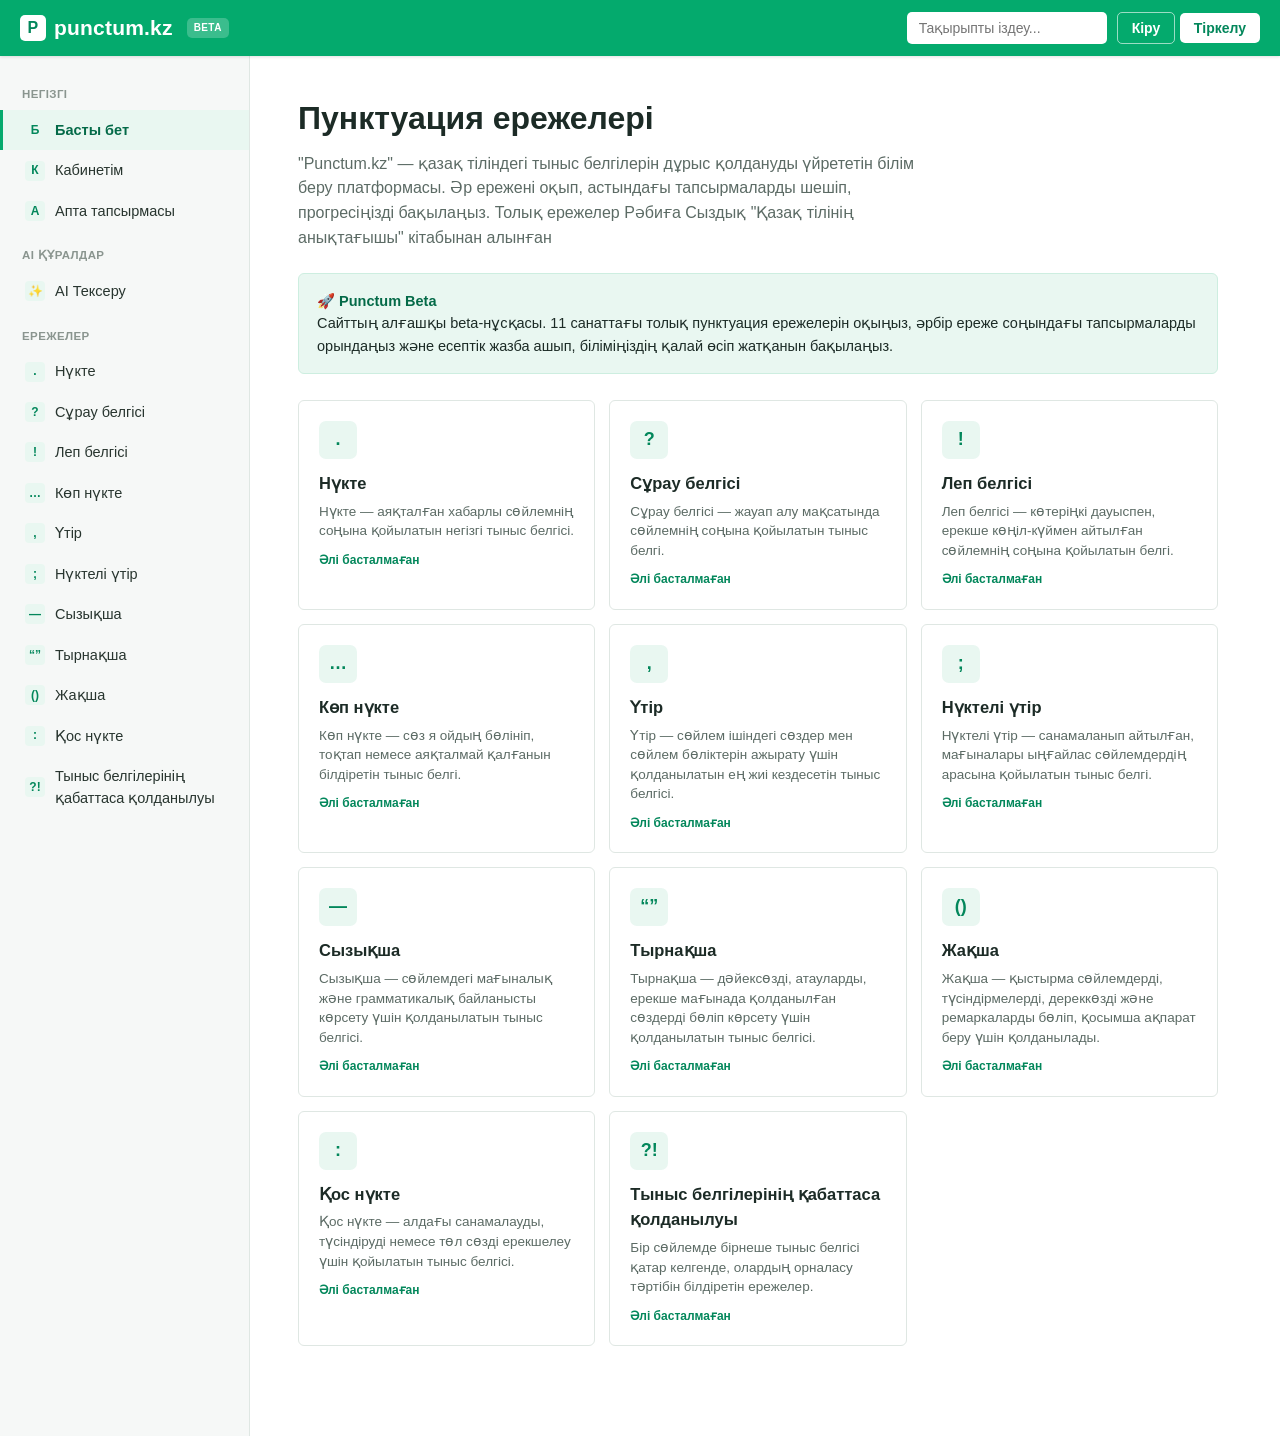
<file: index.html>
<!DOCTYPE html>
<html lang="kk">
<head>
<meta charset="UTF-8">
<meta name="viewport" content="width=device-width, initial-scale=1.0">
<title>Punctum.kz — Қазақ пунктуациясы</title>

<style>
:root{
  --green:#04AA6D;
  --green-dark:#03875b;
  --green-darker:#046a48;
  --green-light:#e9f7f1;
  --green-lighter:#f4fbf8;
  --bg:#ffffff;
  --sidebar-bg:#f6f8f7;
  --text:#1c2b26;
  --muted:#5c6b65;
  --border:#dfe7e3;
  --red:#d64545;
  --yellow:#f0c419;
  --radius:6px;
}
*{box-sizing:border-box;margin:0;padding:0;}
body{
  font-family:"Segoe UI","Trebuchet MS",Verdana,Arial,sans-serif;
  background:var(--bg);
  color:var(--text);
  line-height:1.55;
}

/* ============ HEADER ============ */
header{
  height:56px;
  background:var(--green);
  display:flex;
  align-items:center;
  justify-content:space-between;
  padding:0 20px;
  position:sticky;
  top:0;
  z-index:100;
  box-shadow:0 1px 3px rgba(0,0,0,.12);
}
.logo{
  color:#fff;
  font-size:21px;
  font-weight:700;
  text-decoration:none;
  letter-spacing:.2px;
  display:flex;
  align-items:center;
  gap:8px;
  cursor:pointer;
}
.logo .mark{
  display:inline-flex;align-items:center;justify-content:center;
  width:26px;height:26px;background:#fff;color:var(--green-dark);
  border-radius:5px;font-weight:800;font-size:16px;
}
.beta{
  display:inline-block;margin-left:6px;background:rgba(255,255,255,.22);
  color:#fff;padding:2px 7px;border-radius:5px;font-size:10px;font-weight:700;
  vertical-align:middle;letter-spacing:.4px;
}
.header-right{display:flex;align-items:center;gap:10px;}
.search{
  width:200px;padding:8px 12px;border:none;border-radius:5px;outline:none;font-size:14px;
}
.hdr-btn{
  border:1px solid rgba(255,255,255,.6);background:transparent;color:#fff;
  padding:7px 14px;border-radius:5px;font-weight:600;cursor:pointer;font-size:14px;
}
.hdr-btn:hover{background:rgba(255,255,255,.15);}
.hdr-btn.solid{background:#fff;color:var(--green-dark);border:none;}
.hdr-btn.solid:hover{background:#eafff5;}
.user-chip{
  color:#fff;font-size:13.5px;background:rgba(255,255,255,.18);
  padding:6px 12px;border-radius:16px;display:flex;align-items:center;gap:8px;
}
.user-chip b{font-weight:700;}

/* ============ LAYOUT ============ */
.app{display:flex;min-height:calc(100vh - 56px);}

/* ============ SIDEBAR ============ */
.sidebar{
  width:250px;flex-shrink:0;background:var(--sidebar-bg);
  border-right:1px solid var(--border);overflow-y:auto;
  padding:14px 0 40px;
}
.sec-title{
  color:#8a958f;font-size:11.5px;font-weight:700;padding:16px 22px 6px;
  letter-spacing:.4px;
}
.nav-link{
  display:flex;align-items:center;gap:10px;
  padding:9px 22px;color:#28352f;text-decoration:none;font-size:14.5px;
  cursor:pointer;border-left:3px solid transparent;transition:.12s;
}
.nav-link .sym{
  display:inline-flex;align-items:center;justify-content:center;
  width:20px;height:20px;font-size:12px;font-weight:700;color:var(--green-dark);
  background:var(--green-light);border-radius:4px;flex-shrink:0;
}
.nav-link:hover{background:#eef4f1;}
.nav-link.active{background:var(--green-light);border-left-color:var(--green);color:var(--green-darker);font-weight:700;}
.nav-link .prog-dot{
  margin-left:auto;font-size:10.5px;color:var(--muted);font-weight:600;
}

/* ============ MAIN ============ */
main{flex:1;overflow-y:auto;padding:38px 48px 80px;}
.page{display:none;max-width:920px;}
.page.active-page{display:block;}

h1{font-size:32px;margin-bottom:8px;color:var(--text);}
.subtitle{color:var(--muted);font-size:16px;margin-bottom:22px;max-width:70ch;}
.crumb{color:var(--green-dark);font-size:13px;font-weight:700;text-transform:uppercase;letter-spacing:.4px;margin-bottom:6px;}

.beta-box{
  background:var(--green-light);border:1px solid #cdeee0;
  padding:16px 18px;border-radius:var(--radius);margin-bottom:26px;font-size:14.5px;
}
.beta-box strong{color:var(--green-darker);}

.note-box{
  background:#fffaf0;border:1px solid #f3e2b3;border-left:4px solid var(--yellow);
  padding:14px 16px;border-radius:4px;margin:18px 0;font-size:14px;color:#5c4e1f;
}

/* ============ HOME CARDS ============ */
.cards{display:grid;grid-template-columns:repeat(3,1fr);gap:14px;margin-bottom:10px;}
.card{
  background:#fff;border:1px solid var(--border);padding:20px;border-radius:var(--radius);
  cursor:pointer;transition:.15s;
}
.card:hover{border-color:var(--green);box-shadow:0 4px 14px rgba(4,170,109,.12);transform:translateY(-2px);}
.card-icon{
  width:38px;height:38px;border-radius:7px;background:var(--green-light);color:var(--green-dark);
  display:flex;align-items:center;justify-content:center;font-size:18px;font-weight:800;margin-bottom:12px;
}
.card h3{margin-bottom:5px;font-size:16.5px;}
.card p{color:var(--muted);font-size:13.5px;line-height:1.45;}
.card .cprog{margin-top:10px;font-size:12px;color:var(--green-dark);font-weight:700;}

/* ============ RULE CARDS ============ */
.rule-list{margin-top:22px;}
.rule-card{
  background:#fff;border:1px solid var(--border);border-radius:var(--radius);
  padding:18px 20px;margin-bottom:12px;
}
.rule-num{
  display:inline-flex;align-items:center;justify-content:center;
  width:26px;height:26px;background:var(--green);color:#fff;font-weight:700;font-size:13px;
  border-radius:50%;margin-right:10px;flex-shrink:0;
}
.rule-head{display:flex;align-items:flex-start;gap:2px;}
.rule-body{font-size:15px;line-height:1.7;}
.rule-body q, .rule-body .kz-quote{color:#1c2b26;}
.rule-example{
  margin-top:10px;background:var(--green-lighter);border-left:3px solid var(--green);
  padding:10px 14px;border-radius:4px;font-size:14.5px;color:#2b3934;
}
.rule-src{color:var(--muted);font-style:italic;font-size:13px;}
.chargrid{
  display:flex;align-items:center;gap:14px;background:var(--green-dark);color:#fff;
  padding:24px 28px;border-radius:var(--radius);margin-bottom:22px;
}
.chargrid .big{font-size:46px;font-weight:800;}
.chargrid .lbl{font-size:14.5px;opacity:.92;line-height:1.5;}

/* ============ EXERCISES ============ */
.exercise{
  background:#fff;border:1px solid var(--border);border-radius:var(--radius);
  padding:20px 22px;margin-bottom:16px;
}
.exercise-number{
  display:inline-block;background:var(--green-light);color:var(--green-darker);
  padding:5px 10px;border-radius:5px;font-size:12px;font-weight:700;margin-bottom:12px;
}
.question{font-size:18px;font-weight:600;line-height:1.55;margin-bottom:16px;}
.options{display:flex;flex-wrap:wrap;gap:9px;}
.option{
  background:#fff;border:1px solid #c9d2ce;padding:9px 16px;border-radius:6px;
  font-size:14.5px;cursor:pointer;transition:.1s;
}
.option:hover{border-color:var(--green);background:var(--green-light);}
.option.correct{background:var(--green);color:#fff;border-color:var(--green);}
.option.wrong{background:var(--red);color:#fff;border-color:var(--red);}
.option[disabled]{cursor:default;}
.result{margin-top:12px;font-weight:600;font-size:14.5px;}
.explain{margin-top:6px;color:var(--muted);font-size:13.5px;}
.section-title-lg{font-size:22px;margin:34px 0 14px;color:var(--text);border-bottom:2px solid var(--green-light);padding-bottom:8px;}

/* ============ AI CHECKER ============ */
.ai-box{background:#fff;border:1px solid var(--border);border-radius:var(--radius);padding:24px;}
textarea{
  width:100%;min-height:170px;border:1px solid #c9d2ce;border-radius:6px;padding:14px;
  font-size:16px;resize:vertical;outline:none;font-family:inherit;
}
textarea:focus{border-color:var(--green);}
.check-button{
  margin-top:14px;background:var(--green);color:#fff;border:none;padding:11px 22px;
  border-radius:6px;font-size:15px;font-weight:700;cursor:pointer;
}
.check-button:hover{background:var(--green-dark);}
.ai-result{margin-top:18px;background:var(--green-light);padding:16px 18px;border-radius:6px;display:none;font-size:14.5px;}

/* ============ AUTH MODAL ============ */
.modal-overlay{
  display:none;position:fixed;inset:0;background:rgba(15,25,20,.5);z-index:200;
  align-items:center;justify-content:center;
}
.modal-overlay.open{display:flex;}
.modal{
  background:#fff;border-radius:8px;padding:28px;width:340px;max-width:90vw;
  box-shadow:0 12px 40px rgba(0,0,0,.2);
}
.modal h2{font-size:20px;margin-bottom:4px;}
.modal .sub{color:var(--muted);font-size:13.5px;margin-bottom:18px;}
.modal input{
  width:100%;padding:10px 12px;border:1px solid #c9d2ce;border-radius:6px;
  margin-bottom:10px;font-size:14.5px;outline:none;
}
.modal input:focus{border-color:var(--green);}
.modal .primary{
  width:100%;background:var(--green);color:#fff;border:none;padding:11px;
  border-radius:6px;font-weight:700;cursor:pointer;font-size:14.5px;margin-top:4px;
}
.modal .primary:hover{background:var(--green-dark);}
.modal .switch{text-align:center;font-size:13px;color:var(--muted);margin-top:12px;}
.modal .switch a{color:var(--green-dark);cursor:pointer;font-weight:600;}
.modal .close{position:absolute;top:14px;right:16px;cursor:pointer;color:var(--muted);font-size:18px;}
.modal-wrap{position:relative;}
.modal-msg{font-size:13px;margin-top:8px;min-height:16px;}
.modal-msg.err{color:var(--red);}
.modal-msg.ok{color:var(--green-dark);}

/* ============ CABINET ============ */
.stat-row{display:flex;gap:14px;margin-bottom:24px;flex-wrap:wrap;}
.stat-box{
  flex:1;min-width:150px;background:#fff;border:1px solid var(--border);border-radius:var(--radius);
  padding:16px 18px;
}
.stat-box .num{font-size:28px;font-weight:800;color:var(--green-dark);}
.stat-box .lbl{font-size:13px;color:var(--muted);margin-top:2px;}
.cabinet-cat{
  background:#fff;border:1px solid var(--border);border-radius:var(--radius);
  padding:14px 18px;margin-bottom:10px;display:flex;align-items:center;gap:14px;
}
.cabinet-cat .sym2{
  width:34px;height:34px;border-radius:6px;background:var(--green-light);color:var(--green-dark);
  display:flex;align-items:center;justify-content:center;font-weight:800;flex-shrink:0;
}
.bar-track{flex:1;height:8px;background:#eef2f0;border-radius:6px;overflow:hidden;}
.bar-fill{height:100%;background:var(--green);border-radius:6px;}
.cabinet-cat .pct{font-size:13px;font-weight:700;color:var(--green-dark);width:40px;text-align:right;}
.login-cta{
  background:var(--green-light);border:1px solid #cdeee0;border-radius:var(--radius);
  padding:28px;text-align:center;
}
.login-cta button{margin-top:10px;}

/* ============ WEEKLY TASK ============ */
.weekly-box{background:#fff;border:1px solid var(--border);border-radius:var(--radius);padding:22px;}
.weekly-passage{font-size:16.5px;line-height:1.9;}
.blank-btn{
  display:inline-block;background:var(--green-light);border:1px dashed var(--green);
  color:var(--green-darker);padding:1px 9px;border-radius:4px;font-weight:700;cursor:pointer;font-size:15px;
}
.blank-btn.revealed{background:var(--green);color:#fff;border-style:solid;}
.weekly-reveal{
  margin-top:16px;background:var(--green-lighter);border-left:3px solid var(--green);
  padding:12px 16px;border-radius:4px;font-size:14px;display:none;
}

footer.credit{margin-top:40px;color:var(--muted);font-size:12.5px;}

@media(max-width:900px){
  .sidebar{width:210px;}
  main{padding:26px 20px;}
  .cards{grid-template-columns:1fr;}
  .search{display:none;}
}
</style>
</head>

<body>

<header>
  <a class="logo" onclick="showPage('home')">
    <span class="mark">Р</span>
    punctum.kz
    <span class="beta">BETA</span>
  </a>
  <div class="header-right">
    <input class="search" id="searchInput" type="text" placeholder="Тақырыпты іздеу..." onkeyup="searchRules(event)">
    <div id="authArea">
      <button class="hdr-btn" onclick="openModal('login')">Кіру</button>
      <button class="hdr-btn solid" onclick="openModal('signup')">Тіркелу</button>
    </div>
  </div>
</header>

<div class="app">

  <!-- ============ SIDEBAR ============ -->
  <aside class="sidebar">
    <div class="sec-title">НЕГІЗГІ</div>
    <a class="nav-link active" data-page="home" onclick="showPage('home')"><span class="sym">Б</span>Басты бет</a>
    <a class="nav-link" data-page="cabinet" onclick="showPage('cabinet')"><span class="sym">К</span>Кабинетім</a>
    <a class="nav-link" data-page="weekly" onclick="showPage('weekly')"><span class="sym">А</span>Апта тапсырмасы</a>

    <div class="sec-title">AI ҚҰРАЛДАР</div>
    <a class="nav-link" data-page="ai" onclick="showPage('ai')"><span class="sym">✨</span>AI Тексеру</a>

    <div class="sec-title">ЕРЕЖЕЛЕР</div>
    <div id="sidebarRules"></div>
  </aside>

  <!-- ============ MAIN ============ -->
  <main>

    <!-- HOME -->
    <section id="home" class="page active-page">
      <h1>Пунктуация ережелері</h1>
      <p class="subtitle">"Punctum.kz" — қазақ тіліндегі тыныс белгілерін дұрыс қолдануды үйрететін білім беру платформасы. Әр ережені оқып, астындағы тапсырмаларды шешіп, прогресіңізді бақылаңыз. Толық ережелер Рәбиға Сыздық "Қазақ тілінің анықтағышы" кітабынан алынған </p>
      <div class="beta-box">
        <strong>🚀 Punctum Beta</strong><br>
        Сайттың алғашқы beta-нұсқасы. 11 санаттағы толық пунктуация ережелерін оқыңыз, әрбір ереже соңындағы тапсырмаларды орындаңыз және есептік жазба ашып, біліміңіздің қалай өсіп жатқанын бақылаңыз.
      </div>
      <div class="cards" id="homeCards"></div>
    </section>

    <!-- CABINET -->
    <section id="cabinet" class="page">
      <div class="crumb">Жеке кабинет</div>
      <h1>Менің прогресім</h1>
      <p class="subtitle">Барлық санат бойынша орындалған тапсырмалар мен дұрыс жауап пайызы осында сақталады.</p>
      <div id="cabinetContent"></div>
    </section>

    <!-- WEEKLY TASK -->
    <section id="weekly" class="page">
      <div class="crumb">Апта тапсырмасы</div>
      <h1>Мәтіндегі тыныс белгілерін тап</h1>
      <p class="subtitle">Төмендегі үзінді М.Әуезовтің «Абай жолы» романынан алынған (§23 мысалы). Нөмірленген орындарға қандай тыныс белгісі қойылу керегін тауып, сосын жауапты ашыңыз.</p>
      <div class="weekly-box">
        <p class="weekly-passage">
          «Абайдың ілгері созып келе жатқан оң қолы жібек шымылдыққа тиген кезде, алдынан қарсы қозғалып келе жатқан Тоғжанның ыстық саусақтары мұның бетіне тиіп еді
          <span class="blank-btn" id="wb1" onclick="revealBlank(1)">?</span>
          Дірілдеген демдері қосылып, ыстық еріндері енді айырылмастай табысқанды
          <span class="blank-btn" id="wb2" onclick="revealBlank(2)">?</span>»
        </p>
        <div class="weekly-reveal" id="weeklyReveal">
          <strong>Жауабы:</strong> 1-орында — <b>нүкте (.)</b>, өйткені бұл жерде ой аяқталып, жаңа сөйлем басталады.
          2-орында — <b>көп нүкте (...)</b>, себебі жазушы оқиғаның жалғасын созбай, әрі қарай тоқтатып отыр
          (§23: «Жазушы айтып келе жатқан оқиғаның жалғасын созбай, әрі қарай тоқтатады да, көп нүкте қояды»).
        </div>
      </div>
      <div class="note-box">Апта сайын осы блокқа мәтіннен жаңа үзінді қосылады. Supabase-пен қосылғанда бұл мәтін <code>weekly_tasks</code> кестесінен автоматты түрде тартылады.</div>
    </section>

    <!-- AI CHECKER -->
    <section id="ai" class="page">
      <h1>AI Тексеру ✨</h1>
      <p class="subtitle">Мәтініңізді енгізіңіз. Punctum AI тыныс белгілерін тексеруге көмектеседі.</p>
      <div class="ai-box">
        <textarea id="textToCheck" placeholder="Мысалы: Білім адамға өмір бойы қажет"></textarea>
        <button class="check-button" onclick="checkText()">✨ Тексеру</button>
        <div id="aiResult" class="ai-result">
          <strong>AI нәтижесі:</strong>
          <p id="aiText"></p>
        </div>
      </div>
    </section>

    <!-- RULE + EXERCISE PAGES render here dynamically -->
    <div id="ruleContainer"></div>

  </main>
</div>

<!-- ============ AUTH MODAL ============ -->
<div class="modal-overlay" id="modalOverlay">
  <div class="modal modal-wrap">
    <span class="close" onclick="closeModal()">✕</span>
    <div id="modalLogin">
      <h2>Кіру</h2>
      <div class="sub">Прогресіңізді сақтау үшін есептік жазбаңызға кіріңіз.</div>
      <input type="email" id="loginEmail" placeholder="Email">
      <input type="password" id="loginPass" placeholder="Құпия сөз">
      <button class="primary" onclick="doLogin()">Кіру</button>
      <div class="modal-msg" id="loginMsg"></div>
      <div class="switch">Есептік жазбаңыз жоқ па? <a onclick="openModal('signup')">Тіркелу</a></div>
    </div>
    <div id="modalSignup" style="display:none;">
      <h2>Тіркелу</h2>
      <div class="sub">Жаңа есептік жазба ашып, прогресіңізді бақылаңыз.</div>
      <input type="text" id="signupName" placeholder="Атыңыз">
      <input type="email" id="signupEmail" placeholder="Email">
      <input type="password" id="signupPass" placeholder="Құпия сөз (кемінде 6 таңба)">
      <button class="primary" onclick="doSignup()">Тіркелу</button>
      <div class="modal-msg" id="signupMsg"></div>
      <div class="switch">Есептік жазбаңыз бар ма? <a onclick="openModal('login')">Кіру</a></div>
    </div>
  </div>
</div>

<script type="module">
/* ======================================================================
   SUPABASE ІСКЕ ҚОСУ
   Мына екі мәнді өз Supabase жобаңыздың Project Settings → API
   бөлімінен алып, осында қойыңыз. Дерекқор кестелерін жасау үшін
   бірге берілген supabase_schema.sql файлын SQL Editor-де іске қосыңыз.
====================================================================== */
const SUPABASE_URL = "https://obgccwsxxhmxlwuxkwer.supabase.co";
const SUPABASE_ANON_KEY = "eyJhbGciOiJIUzI1NiIsInR5cCI6IkpXVCJ9.eyJpc3MiOiJzdXBhYmFzZSIsInJlZiI6Im9iZ2Njd3N4eGhteGx3dXhrd2VyIiwicm9sZSI6ImFub24iLCJpYXQiOjE3ODg3NTI1NTcsImV4cCI6MjEwNDMyODU1N30.NKbEFJGOAKI3K15D7DvyHXTuIDmzYymliBKN5EwMtmE";

let supabase = null;
let supabaseReady = false;
try {
  const { createClient } = await import("https://esm.sh/@supabase/supabase-js@2");
  if (!SUPABASE_URL.includes("eyJhbGciOiJIUzI1NiIsInR5cCI6IkpXVCJ9.eyJpc3MiOiJzdXBhYmFzZSIsInJlZiI6Im9iZ2Njd3N4eGhteGx3dXhrd2VyIiwicm9sZSI6ImFub24iLCJpYXQiOjE3ODg3NTI1NTcsImV4cCI6MjEwNDMyODU1N30.NKbEFJGOAKI3K15D7DvyHXTuIDmzYymliBKN5EwMtmE")) {
    supabase = createClient(SUPABASE_URL, SUPABASE_ANON_KEY);
    supabaseReady = true;
  }
} catch (e) {
  console.warn("Supabase клиенті жүктелмеді (желі жоқ немесе SDK қолжетімсіз):", e);
}

let currentUser = null;
let localProgress = {};      // { task_id: {is_correct, attempts} } — Supabase болмаса осында сақталады
const LS_KEY = "punctum_local_progress";
function loadLocalProgress(){
  try{ localProgress = JSON.parse(localStorage.getItem(LS_KEY) || "{}"); }catch(e){ localProgress = {}; }
}
function saveLocalProgress(){
  try{ localStorage.setItem(LS_KEY, JSON.stringify(localProgress)); }catch(e){}
}
loadLocalProgress();

/* ======================================================================
   ДЕРЕКТЕР: 11 санаттың толық ережелері (дереккөз: пайдаланушы
   ұсынған "ТЫНЫС БЕЛГІЛЕРІ" анықтамалығы, §-белгілері алынып тасталды,
   мазмұны толық сақталды, тек нөмірленіп, оқуға ыңғайлы етіп
   топтастырылды).
====================================================================== */
const RULES = {
period: {
  title: "Нүкте", symbol: ".", order:1,
  subtitle: "Нүкте — аяқталған хабарлы сөйлемнің соңына қойылатын негізгі тыныс белгісі.",
  note: "Әр тыныс белгісінің жалпы қай орындарда қолданылатыны осы қосымшада жинақталған.",
  rules: [
    "Нүкте хабарлы сөйлемдерден және екпінсіз айтылған бұйрық, тілек мәнді сөйлемдерден кейін қойылады.",
    "Нүкте әрі қарай кең түрде баяндау болатынын ескертетін сөйлемнен кейін қойылады.",
    { text:"Қосымша түсіндіруді қажет ететін сөйлемді алу үшін ашылған жақшаның алдындағы сөйлем аяқталып, оған тиісті тыныс белгілерінің бірі қойылған болса, қыстырма сөйлемнен кейін жақшаның ішінен нүкте қойылады.",
      ex:"Ендеше, егер рұқсат етсе, сонда түсейік. Бүгін ас ішетін жеріміз де жоқ. Жататын қуысы болса болады. (Итбайдың бұлай деуіне себеп – қызын көрейін дегендік еді.)", src:"С.Мұқанов" },
    { text:"Драмалық шығармаларда әр сөйлеуші кейіпкердің атынан кейін нүкте қойылады. Кейіпкердің атынан кейін ремарка (автордың түсіндірме сөздері) келсе, ол кіші әріппен жақша ішіне алынады да, нүкте жабылған жақшадан кейін қойылады.\n\nа) Ремарка екі сөйлемнің арасында тұрып, өзінен кейін айтылған сөйлемге байланысты болса, кейіпкер сөзінің ремаркаға дейінгі сөйлеміне тиісті тыныс белгісі қойылады, ремарка жақшаға алынып бас әріптен жазылады, жабылған жақшаның ішінен нүкте қойылады, ал жақшаның сыртынан ешқандай тыныс белгісі қойылмайды.\n\nә) Ремарка кейіпкер сөзінің ішіндегі бір сөйлемнің арасында болса және мағына жағынан соған тікелей қатысты болса, жақшаға алынып кіші әріптен басталып жазылады, жақшаның алды-артына және ішіне ешқандай тыныс белгісі қойылмайды.",
      ex:"П е т р. Бұл немене? А м а н г е л д і. Біле алмадым... Сақал мен мұртқа бір кезек келген сияқты. \n А м а н г е л д і (атып тұрып). Кешігіп қалыпсыз, мырза! \n П е т р. Ендеше, жөніңді біл, шығарма үніңді. (Амангелдіге.) Сен бара тұр, мерген, бір айналып соғарсың.", src:"Ғ.Мүсірепов" },
    { text:"Кейіпкердің айтқан сөзіне тікелей қатысы жоқ, автордың түсінігі ретінде айтылған ремаркадан кейін көбінесе, жақша ішіне нүкте қойылады. Ескерту: мұндайда нүкте жақшаның сыртына қойылуы да мүмкін.",
      ex:"М ы р қ а л. Інісі бар болсын! Менде Абзалдан басқа іні бар ма? (Телефон шырылдайды.)", src:"Ә.Әбішев" },
    { text:"Дәйексөздің, келтірілген мысалдың қайдан екенін, иесін көрсететін сөздер жақшаға алынады. Егер ашылған жақшаның алдында ешқандай тыныс белгісі болмаса, жақша жабылған жерге нүкте қойылады. Ал ашылған жақшаның алдында нүкте, сұрау, леп белгісі не көп нүкте тұрса, нүкте жақшаның ішіне қойылуы мүмкін.",
      ex:"Қансонарда бүркітші шығады аңға.", src:"Абай" },
    "Бас әріптерінен немесе басқы буынынан шартты түрде қысқартылып алынған адам, кітап, газет, журнал, шығарма т.б. аттарының сол қысқартылған әрпінен не буынынан соң нүкте қойылады: Н.В.Гоголь, Конс.Симонов, С.Мұқанов, А.Құнанбаев, Шығ., I том.",
    "Тағысын тағы, тағы сондайлар, тағы басқа деген сөздер қысқартылып қолданылғанда, олардан кейін нүкте қойылады: т.б., т.с., т.т. Бұлардан басқа қысқартылып нүкте қойылатын сөздер: ж. – жыл; ғ. – ғасыр; сек. – секунд; мин. – минут; сағ. – сағат.",
    "Мынадай қысқартуларға нүкте қойылмайды: а) бас әріптерден және буындардан қысқарған сөздердің әріптерінің немесе буындарының арасына нүкте қойылмайды (ҚазМУ, ауатком); ә) ұзындық, көлем өлшемдерінің шартты белгілерінен кейін нүкте қойылмайды (км, м, см, га, л, V — вольт, А — ампер, С — Цельсий).",
    { text:"Санамалы нөмірді белгілейтін айшықсыз (жарты жақшасыз) қолданылған цифр не әріптен кейін нүкте қойылады. Цифрдан немесе оның орнына алынған әріптен кейін жарты жақша (айшық) қойылса, одан кейін нүкте қойылмайды.",
      ex:"1. Надан Тобықтының қыстаулары: Қошқар, Қазанқап сайы, Көрпетай т.б.\n2. Төлеңгіттер қыстауы: Төлебике сайы...\n3. Тарақты руының қыстаулары: Матайадыр, Жотан, Текебай...", src:"Т.Жанұзақов" },
    "Кітаптағы тақырыптардың атынан кейін нүкте қойылуы да мүмкін."
  ]
},
question: {
  title: "Сұрау белгісі", symbol:"?", order:2,
  subtitle: "Сұрау белгісі — жауап алу мақсатында сөйлемнің соңына қойылатын тыныс белгі.",
  rules: [
    "Сұрау белгісі сұраулы сөйлемдерден кейін қойылады.",
    "Сұраулық мәнін ерекше көтеру үшін кейде бірыңғай мүшенің әрқайсысынан кейін сұрау белгісі қойылуы мүмкін.",
    { text:"Автор мәселенің талас я күдікті екендігін көрсетіп, оқушының назарын аударғысы келгенде немесе бір пікірге келісе алмайтындығын білдіргенде, дәйексөздің ішінде белгілі бір сөзден не сөйлемнен кейін жақша ішіне алып не сұрау белгісін, не леп белгісін, не екеуін қатар қояды, кейде бір белгінің өзін екі-үш қайталап қояды. Бұл көбінесе сын-библиографиялық шығармаларда кездеседі.",
      ex:"«Гүлді орамал жауып, төрт таған столға қойылған суретке (?) телмеңдей қараған...» — аудармашы «ломберный стол» дегенді «төрт таған стол (?)» деп қате аударған.\n\nЕңбек – кеме, матрос – мен кемеде, Оны сүймек сыбаға пешенеме (?!)", src:"Ә.Нұрпейісов / Қ.Шаңғытбаев" }
  ]
},
exclaim: {
  title:"Леп белгісі", symbol:"!", order:3,
  subtitle:"Леп белгісі — көтеріңкі дауыспен, ерекше көңіл-күймен айтылған сөйлемнің соңына қойылатын белгі.",
  rules:[
    "Леп белгісі көтеріңкі дауыспен айтылған эмоциялы сөйлемдерден соң қойылады.",
    "Ерекше бір көңіл күйіне байланысты көтеріңкі дауыспен бұйыру, өтініш мағынасында айтылған сөйлемдерге леп белгісі қойылады.",
    "Ұранды сөйлемдерден соң леп белгісі қойылады.",
    "Ерекше көтеріңкі дауыспен айтылған қаратпа, одағай сөздер мен “жоқ”, “иә” деген сөздерден кейін леп белгісі қойылады.",
    { text:"Ерекше мән бере көтеріңкі айтылған атаулы сөйлем сияқты сөздерден кейін де леп белгісі қойылуы мүмкін.",
      ex:"“Иегі ителгінің тамағындай” деп қызықтырған, асықтырған қалыңдық! Ділда! Мұның жары!", src:"М.Әуезов" },
    "Сәлемдескенде айтылатын, ішінде сұраулық шылауы бар тіркестерден кейін леп белгісі қойылады (мысалы, «Аман-есенсіз бе!» деген сияқты, шылауы бар болса да, бұл нақты сұрақ емес)."
  ]
},
ellipsis: {
  title:"Көп нүкте", symbol:"…", order:4,
  subtitle:"Көп нүкте — сөз я ойдың бөлініп, тоқтап немесе аяқталмай қалғанын білдіретін тыныс белгі.",
  rules:[
    { text:"Сөйлеуші белгілі бір себептермен (қатты асып-сасу, ентігу, тұтығу, әлсіреу т.б.) сөздерін, ойын бөліп-бөліп айтқанда, бір сөздің ішіндегі әріптердің арасына немесе сөйлем ішіндегі сөздердің арасына, ал ойы бітпей қалғанда, сөйлемнің соңына көп нүкте қойылады.",
      ex:"Құдайберді есікке көзімен нұсқап: – Адам бола ма?!. Болар ма!.. Інілерің міне... Кім боларын... Не көрерін қайдан... білейін, – деді.\nЖ-ж-жоқ... мен... өзім барам...", src:"М.Әуезов / С.Мұқанов" },
    "Көп нүкте алынған цитатаның бас жағынан, ара-арасынан және соңынан сөйлем не сөздер қалдырылған жерге қойылады.",
    { text:"Жазушы айтып келе жатқан оқиғаның жалғасын созбай, әрі қарай тоқтатады да, көп нүкте қояды.",
      ex:"Абайдың ілгері созып келе жаткан оң қолы жібек шымылдыққа тиген кезде... ыстық еріндері енді айырылмастай табысқанды...", src:"М.Әуезов" },
    { text:"Айтылып келе жатқан ойға кенет, тосын, күтпеген немесе өте алшақ жатқан нәрсе (оқиға, зат, қимыл т.б.) қосылып кетсе, оның алдынан көп нүкте қойылады.",
      ex:"...баспасөз, оқулықтар, сөздіктер, медицина, ветеринария тақырыптарына жазылған көпшілік кітапшалар және... христиан дінін уағыздайтын миссионерлік әдебиет жатады.", src:"Р.Сыздықова" }
  ]
},
comma: {
  title:"Үтір", symbol:",", order:5,
  subtitle:"Үтір — сөйлем ішіндегі сөздер мен сөйлем бөліктерін ажырату үшін қолданылатын ең жиі кездесетін тыныс белгісі.",
  rules:[
    "Үтірмен сөйлемдегі қаратпа сөздер, қаратпа сөз тізбектері бөлінеді. Нақтылы біреуге арналмаған, жалпылық-белгісіздік мағынасы бар сөздер мен сөз тізбектері де үтірмен бөлінеді.",
    "Сөйлемдегі қыстырма сөздер, сөз тізбектері және сөйлемдер үтірмен бөлінеді.",
    "Үтірмен сөйлемдегі одағайлар бөлінеді.",
    "Бәсе, жә, қош, құп, жарайды, мақұл, дұрыс сияқты сөздер үтірмен бөлінеді.",
    "Сөйлемдегі иә, жоқ, мә, мәңіз деген сөздер үтірмен бөлінеді.",
    { text:"Үтір сөйлемнің бірыңғай мүшелерінің арасына қойылады.", ex:"Асан, Үсен және Айжан мектепке келді." },
    "Сөйлемдегі оңашаланған айқындауыш мүшелер үтірмен бөлінеді.",
    "Сияқты, ретінде, қатар, емес, түгіл деген сөздермен келген және -дай, -дей, -тай, -тей жұрнақтары қосылған тізбектер де үтірге алынады.",
    "Қарамастан, қоспағанда, есептегенде деген сөздерге аяқталатын сөз тізбектері үтірмен ажыратылады.",
    "Үтір құрмаласқа енген жай сөйлемдердің арасына қойылады.",
    "Екіге бөлінген төл сөздің алғашқы бөлігі хабарлы сөйлем немесе сөйлемнің бір бөлігі болса, одан кейін үтір (және сызықша) қойылады. Егер алғашқы бөлігі өз алдына сөйлем болмай, оған үтір қойылған болса, екінші бөлігінің алдынан да үтір қойылады.",
    "Бірнеше сөзден құралған күрделі қос сөздердің арасына үтір қойылады.",
    "Бірдей немесе әр келкі тұлғада қайталап келетін жеке сөздер мен тіркестердің араларына үтір қойылады.",
    "«Ол – ол ма», «бұл – бұл ма», «ол – ол болсын» деген тіркестер сөйлем ішіндегі басқа сөздерден үтірмен бөлінеді."
  ]
},
semicolon: {
  title:"Нүктелі үтір", symbol:";", order:6,
  subtitle:"Нүктелі үтір — санамаланып айтылған, мағыналары ыңғайлас сөйлемдердің арасына қойылатын тыныс белгі.",
  rules:[
    "Нүктелі үтір санамаланып айтылған, мағыналары ыңғайлас сөйлемдердің арасына қойылады.",
    "Мағынасы, құрылысы жағынан ұқсас келетін сөйлемдердің арасына нүктелі үтір қойылуы мүмкін.",
    "Жайылмалы, әрі өз ішінде үтірлері бар бірыңғай мүшелердің арасына нүктелі үтір қойылады."
  ]
},
dash: {
  title:"Сызықша", symbol:"—", order:7,
  subtitle:"Сызықша — сөйлемдегі мағыналық және грамматикалық байланысты көрсету үшін қолданылатын тыныс белгісі.",
  rules:[
    { text:"Сызықша бастауыш пен баяндауыштың арасына қойылады.", ex:"Білім — болашақтың негізі." },
    "Сызықша бірыңғай мүшелерден кейін келген жалпылауыш сөздің алдынан қойылады.",
    "Алдында жалпылауыш сөзі бар бірыңғай мүшелерден кейін сөйлем аяқталмаса, ең соңғы бірыңғай мүшеден соң сызықша қойылады.",
    "Диалог төл сөздің алды-артынан (егер төл сөзден кейін автор сөзі тұрса), тырнақшаға алынған төл сөздің артынан сызықша қойылады.",
    "Сызықша жалғаулықсыз салаластардың арасына қойылады.",
    "Оңашаланған айқындауыш мүшелердің екі жағынан сызықша қойылады.",
    { text:"Бірыңғай сұраулы мүшелерді немесе сұраулы сөйлемдерді жинақтап тұратын «әйтеуір» деген сөз түсіп қалған жерге сызықша қойылады.",
      ex:"Ісінгендіктен бе, таяқтан әлсірегендіктен бе – денесі зілдей ауыр екен.", src:"С.Мұқанов" },
    "Оңашаланған айқындауыштың алдынан сызықша қойылады.",
    "Сонда, сонша, сондай, соншалық, сол, мынау, мынадай деген сөздерге аяқталған тіркестен кейін жеке сөйлем тұрса, бұл сөздерден кейін сызықша қойылады.",
    { text:"Мекен, уақыт, сан шендестігін білдіретін сөздердің арасына сызықша қойылады (ол -дан жалғауы мен шейін шылауының мағынасын білдіреді). Мұны белгісіздік-жалпылық және болжалдық мағынасындағы қос сөз сан есімдермен шатастырмау керек — олар дефис арқылы жазылады.",
      ex:"Мойынты – Шу темір жолы. Институтта күніне 6-8 сағат лекция болады. Машина сағатына 30-45 километрден жүріп отырып, жолдың жартысына келіп қалды.\n\nБолжалды сан есім (дефиспен): Кермеге төрт-бес ат қатар байланыпты. Екі-үш күннен бері жаңбыр жауып тұр." }
  ]
},
quotes: {
  title:"Тырнақша", symbol:"“”", order:8,
  subtitle:"Тырнақша — дәйексөзді, атауларды, ерекше мағынада қолданылған сөздерді бөліп көрсету үшін қолданылатын тыныс белгісі.",
  rules:[
    "Дәйексөз тырнақшаға алынады. Алынған дәйексөз бірнеше азатжолдан құралған болса, әр азат жол бөлек-бөлек тырнақшаға алынбайды, тырнақша дәйексөздің басталған жерінен ашылып, біткен жерінен бір-ақ жабылады.",
    { text:"Шығарманың ішінде келтірілген үлкенді-кішілі хаттар тырнақшаға алынады. Кейде тырнақша хаттың әрбір азатжол сайын ашылып отырады да, ең соңынан барып бір-ақ жабылады (бұл өте сирек қолданылатын ереже).",
      ex:"«Ботагөз!.. Амантай!.. Екеуіңнің аттарыңды қағазға түсіргеннен кейін, аяғына не сөз қосарымды білмей, бірнеше минут дағдарып отырмын»...", src:"С.Мұқанов, «Ботагөз»" },
    "Диалог емес төл сөз тырнақшаға алынады.",
    { text:"Объект етіп алынған жеке сөйлемдер, сөздер не сөз тізбектері, сондай-ақ әріптер, буындар тырнақшаға алынады. Ескерту: арнаулы кітаптарда, оқулықтарда, әдістемелік құралдарда т.б. бұлар тырнақшаға алынбай, басқа шрифтпен (курсив, қара шрифт т.б.) терілуі мүмкін.",
      ex:"“Жаз шықты” деген сөйлемнің бастауышы – “жаз”. Дауысты “а” дыбысы – жуан дыбыс. “Ат” – көп мағыналы сөз. “Тарақ” деген сөздегі “та” буыны – ашық буын." },
    "Мақал, мәтелдер, афоризмдер сөйлем ішінде келтірілгенде тырнақшаға алынады.",
    "Дәйексөз ретінде келтірілмей, сөйлемге оның ажыратылмайтын мүшесі ретінде берілген біреудің сөзі тырнақшаға алынады.",
    "Де дәнекерінсіз айтылып, заттанып кеткен төл сөздер тырнақшаға алынады.",
    { text:"Біреудің айтқанынан алынған жеке-жеке сөздер тырнақшамен жазылады.",
      ex:"Соңғы айтқан “мылжың”, “мақтаншақ”, “даңғой” дегендері осы арада шынымен төрт көзі түгел отыр еді.", src:"М.Әуезов" },
    { text:"Кекету, ажуалау және кері мағынада қолдану үшін айтылған сөз (не сөздер) тырнақшаға алынады.",
      ex:"Ақ көңіл Ақаң “баланың” сырғытпасын сезген жоқ. Қоян “батыр” қорыққаннан зыта жөнелді.", src:"Ғ.Мұстафин / Ертегіден" },
    { text:"Зауыт, фабрика, комбинат, трест, шаруашылық, ұйым, машина маркасы, ұшақ т.б. шартты, жеке қойылған аттар тырнақшаға алынады, ал олардың жалпы ресми атаулары тырнақшаға алынбайды.",
      ex:"«Азовсталь» зауыты; «Карагандауголь» тресі; «Ертіс» пароходы; «У2» ұшағы; «Волга» машинасы; «Қазақ тілі» қоғамы." },
    { text:"Газет, журнал, кітап, шығарма, қаулы, кино т.б. аттары тырнақшаға алынады.",
      ex:"«Ана тілі» газеті, «Парасат» журналы, «Абай» романы, «Аққу көлі» балеті." },
    { text:"Кейбір ойын, әдет-салт аттары тырнақшаға алынады.",
      ex:"“Қол ұстату”, “шаш сипату” деген атақты ырымдар осы. Балалардың түнгі ермегі – “ақсүйек”, “соқыртеке”, “бурақотан” сияқты ойындар.", src:"М.Әуезов / С.Мұқанов" }
  ],
  notes:[
    "Атындағы деген сөзбен келген атақ тырнақшаға алынбайды: Әл-Фараби атындағы университет, Ғ.Мүсірепов атындағы мектеп (ал «Абай» бірлестігі — тырнақшамен).",
    "Мекеме, ұйым т.б. ресми атаулары (толық немесе қысқартылған) тырнақшаға алынбайды: Тұтынушылар одағы, Мемлекеттік банк бөлімшесі.",
    "Телеграф агенттіктерінің аттары тырнақшаға алынбайды: Ассошиэтед Пресс агенттігі, МЕН агенттігі.",
    "Кітаптың аттары библиографиялық тізімдерде, сілтемелерде, автордың аты-жөнінен кейін жазылғанда тырнақшаға алынбайды: Ғ.Мұстафин. Өмір белестері. Алматы, 1984."
  ]
},
brackets: {
  title:"Жақша", symbol:"()", order:9,
  subtitle:"Жақша — қыстырма сөйлемдерді, түсіндірмелерді, дереккөзді және ремаркаларды бөліп, қосымша ақпарат беру үшін қолданылады.",
  rules:[
    "Қыстырма сөйлемдер не сөз тіркестері жақшаға алынады.",
    { text:"Белгілі бір сөздерді түсіндіру үшін оның аудармасы, синонимі т.б. беріледі де, жақшаға алынып жазылады.",
      ex:"1900 жылдың желтоқсанында шетелге “Искра” (“Ұшқын”) газетінің бірінші нөмірі шықты." },
    { text:"Алынған сөйлем, дәйексөздің және мысалдың қайдан, кімдікі екенін көрсету үшін, оның соңынан жазылған кітаптың аты, авторы т.б. жақшаға алынады.",
      ex:"«...Бірақ ол мұның да қызығын ерте тояттап, ескірген ел даналығын өзіне мұра санаудан қалған сияқты» (Қ.Жұбанов. Қазақ тілі жөніндегі зерттеулер. Алматы, 1966, 296-бет)." },
    { text:"Драмалық шығармалардағы ремаркалар (автордың түсіндірмелері) жақшаға алынады.",
      ex:"А м а н г е л д і. Миша! (Жайнаққа.) Әкет мыналарыңды! (Жайнақ Жапарларды айдап кетеді.)", src:"Ғ.Мүсірепов" },
    "Мәселенің талас я күдікті екендігін көрсетіп, оқушының назарын аудару үшін, біреуден келтірілген дәйексөздің ішіндегі жеке сөздерге не сөйлемге қойылатын леп, сұрау белгілері жақшаға алынады.",
    { text:"Келтірілген мысал не дәйексөздің ішіндегі белгілі бір сөздерді не сөйлемдерді санамалап көрсету үшін, жол-жөнекей қойылатын цифрлар (не әріптер) екі жағынан жақшаға алынады.",
      ex:"(1) Жасыл желегін бүркенген қарағайдың арасымен жүріп отырып, (2) Асқар көлдің қабағына шықса, (3) мұз бетінде бірсыпыра кісі сырғанақ теуіп жүр екен.", src:"«Қазақ тілі грамматикасы»" }
  ]
},
colon: {
  title:"Қос нүкте", symbol:":", order:10,
  subtitle:"Қос нүкте — алдағы санамалауды, түсіндіруді немесе төл сөзді ерекшелеу үшін қойылатын тыныс белгісі.",
  rules:[
    "Бірыңғай мүшелердің алдынан келген жалпылауыш сөзден кейін қос нүкте қойылады.",
    "Салалас құрмаластағы біріне-бірі түсінік болып келген және өйткені, себебі деген жалғаулықтар түсіп қалып жасалған жай сөйлемдердің арасына қос нүкте қойылады.",
    "Төл сөздің алдынан келген автордың сөзінен кейін қос нүкте қойылады.",
    "Әрі қарай санамалап кететін бірыңғай сөздердің, сөйлемдердің алдынан келетін жалпылауыш мәнді сөйлемнен кейін қос нүкте қойылады.",
    "Бірыңғай мүшелерден бұрын келген мысалы, атап айтқанда деген қыстырма сөзден кейін қос нүкте қойылады."
  ]
},
combo: {
  title:"Тыныс белгілерінің қабаттаса қолданылуы", symbol:"?!", order:11,
  subtitle:"Бір сөйлемде бірнеше тыныс белгісі қатар келгенде, олардың орналасу тәртібін білдіретін ережелер.",
  rules:[
    "Құрмалас сөйлемдегі бірақ, сонда да, алайда, сондықтан, дегенмен сияқты жалғаулықтар түсіп қалғанда, екі сөйлем арасына (жалғаулықтар айтылмаған жерге) әуелі үтір, одан кейін сызықша қойылады.",
    { text:"Сызықша нүктемен, үтірмен, сұрау және леп белгілерімен, көп нүктемен қабаттаса келгенде, сол тыныс белгілерінен кейін қойылады.",
      ex:"– Енді сен не істемекшісің? – деді ана баласының сөзін бөліп.\n– Рас! – деп, Тоғжан қызара түсіп көзін төмендетті. – Сізді мен бір көрдім.", src:"М.Горький / М.Әуезов" },
    { text:"Тырнақша мен нүкте, үтір, сұрау, леп белгілері және көп нүкте қабаттаса келгенде: а) егер леп, сұрау белгілері және көп нүкте тырнақшаға алынған сөйлемге ғана қатысты болса, олар тырнақшадан бұрын қойылады, ал үтір мен нүкте тырнақшадан соң қойылады (қабаттаса сызықша жүрсе, ол тырнақшадан соң қойылады); ә) тырнақшаға алынуға тиісті құрылым тұтас сөйлем емес, оның ішіндегі жеке сөздер не сөз тізбектері болса, сөйлем соңына қойылатын леп, сұрау белгілері мен көп нүкте тырнақшаның сыртынан қойылады; б) сөйлем тырнақша жабылған жерден бітіп тұрса, ішкі леп/сұрау белгілерінен кейін тырнақшаның сыртына басқа тыныс белгісі (сызықшадан бөтен) қойылмайды.",
      ex:"“Өзім алып шығайын”, – деп ойлады Бүркітбай.\n– Әй, қайтып келесің бе “бала”? – деп қалжыңдай айғайлайды ол жолдасына.", src:"С.Мұқанов" },
    { text:"Нүкте, леп, сұрау белгілері және көп нүкте жақша ішінде алынған текске қатысты болса, жақшаның ішінен қойылады; жақшаның сыртына жалпы сөйлемге тиісті тыныс белгісі қойылады.",
      ex:"Байқауымша, әңгіме былай: Біріншіден (рас қой мұным?), Орыс үйі көрмей тыным...", src:"А.С.Пушкин" },
    { text:"Баяндаманың, сөйленген сөздердің ішіндегі жақшаға алынған ремаркалар сөйлем соңында келгенде, тыныс белгісі мен жақша үш түрлі жолмен қабаттасуы мүмкін: 1) нүкте жақшаның алдынан қойылмай, соңынан бір-ақ қойылады; 2) ремарканың алдынан бір нүкте, жақша ішіне тағы нүкте қойылады; 3) ремарканың алдынан бір нүкте, жақшаның сыртынан тағы нүкте қойылады. Көбінесе 1- және 2-түрлері жиі қолданылады.",
      ex:"Біздер, жазушылар, көркем сөзімізбен халықты ізгілікке тәрбиелеуге дайынбыз (Қол шапалақтау).\nӨлең – сөздің патшасы, сөз сарасы (Абай)." },
    { text:"Драмалық шығармалардағы жақшаға алынатын ремаркалардың тыныс белгілерінің орналасу тәртібі: ремарка кейіпкердің атынан кейін қатар келгенде, нүкте жақшаның сыртына қойылады (кейіпкердің атынан кейін нүкте қойылмайды); ремарка кейіпкер сөзінің ішінде екі сөйлемнің арасында немесе аяғында келсе, нүкте жақшаның ішіне қойылады.",
      ex:"Б а я н (аз ойланып). Үш түрлі шарт қойсам, орындармысың?", src:"Ғ.Мүсірепов" },
    "Тырнақшаға алынған дәйексөздің немесе басқаның өзі тырнақшаға алынған сөздерден, сөйлемнен басталса немесе аяқталса, екі тырнақша қатар қойылмай, біреуі-ақ қойылады.",
    { text:"Жақша ішіне алынған сөздердің тұрған жеріне қойылатын тыныс белгісі жақшадан соң қойылады.",
      ex:"Алуа атты шалқар көл бар (оған кейін ораламыз), көлдің әр тұсынан су ағар жыралар қосылады.", src:"С.Мұқанов" },
    "Сұрау, леп белгілері көп нүктемен қабаттаса келгенде, әуелі сұрау не леп белгісі, одан кейін қатар екі (үш емес) нүкте қойылады. Ал леп, сұрау, көп нүкте үшеуі қатар келгенде, мағынасына қарай әуелі сұрау мен леп белгісі (не леп пен сұрау белгісі), одан кейін бір нүкте қойылады.",
    "Лептік те, сұраулық та мәні бар сөйлемдерден кейін леп белгісі де, сұрау белгісі де қатар қойылады; сөйлемнің қай мәні басым болса, әуелі сол мәнге тиісті белгі қойылады.",
    { text:"Бірыңғай мүшелердің не құрмаластағы жай сөйлемдердің арасында көп нүкте тұрса, үтір қойылмайды.",
      ex:"Сатылып кеткен бурыл биенің құлындарын кісінікі деуге қимаймын... іштей өзімсінем... көргім келеді де тұрады және көре де берем!", src:"С.Мұқанов" },
    { text:"Қаратпа, одағай сөздерден және сөйлем басында келген иә, жоқ деген сөздерден кейін көп нүкте тұрса, үтір қойылмайды.",
      ex:"– Жаным! Асылым... барым бір әзің! / – Ақмола ма? – Жоқ... Омбы, Қызылжардың бірі.", src:"М.Әуезов / Ғ.Мүсірепов" }
  ]
}
};
const CATEGORY_ORDER = ["period","question","exclaim","ellipsis","comma","semicolon","dash","quotes","brackets","colon","combo"];

/* ======================================================================
   ДЕРЕКТЕР: әр санатқа 5 тапсырмадан (55 тапсырма). t = мәтін бос орынмен,
   opts = нұсқалар, c = дұрыс нұсқаның индексі, exp = түсіндірме.
====================================================================== */
const TASKS = {
period:[
  {t:"Күн батты [ ? ]", opts:["Нүкте (.)","Үтір (,)","Сұрау белгісі (?)"], c:0, exp:"Аяқталған хабарлы сөйлемнен кейін нүкте қойылады."},
  {t:"Абай атындағы драма театры Алматыда орналасқан [ ? ]", opts:["Нүкте (.)","Леп белгісі (!)","Қос нүкте (:)"], c:0, exp:"Хабарлы сөйлем нүктемен аяқталады."},
  {t:"Қайсысынан кейін нүкте қойылады: «ж.» (жыл), «км», «см»?", opts:["ж.","км","см"], c:0, exp:"«ж.» (жыл) сияқты қысқарған сөзден кейін нүкте қойылады, ал км, см сияқты өлшем бірліктерінен кейін нүкте қойылмайды."},
  {t:"Драмада кейіпкердің атынан кейін негізінен қандай белгі қойылады? Мыс.: «А м а н г е л д і [ ? ] Біле алмадым...»", opts:["Нүкте (.)","Үтір (,)","Сызықша (—)"], c:0, exp:"Драмалық шығармаларда әр сөйлеуші кейіпкердің атынан кейін нүкте қойылады."},
  {t:"Кітаптағы тарау атауының соңында қандай белгі қойылуы мүмкін?", opts:["Нүкте (.)","Үтір (,)","Дефис (-)"], c:0, exp:"Кітаптағы тақырыптардың атынан кейін нүкте қойылуы да мүмкін."}
],
question:[
  {t:"Сен қашан келесің [ ? ]", opts:["Сұрау белгісі (?)","Нүкте (.)","Леп белгісі (!)"], c:0, exp:"Сұраулы сөйлемнен кейін сұрау белгісі қойылады."},
  {t:"Ол мектепке барды ма [ ? ]", opts:["Сұрау белгісі (?)","Үтір (,)","Қос нүкте (:)"], c:0, exp:"«ма/ме» шылаулы сұраулы сөйлем сұрау белгісімен аяқталады."},
  {t:"Аудармашының дәл аудармағанын күмәнмен көрсету үшін сөзден кейін жақша ішіне не қойылады?", opts:["(?)","(!)","(...)"], c:0, exp:"Автор сөздің дұрыстығына күмән келтіргенде, сол сөзден кейін жақша ішіне сұрау белгісі қойылады."},
  {t:"Бүгін ауа райы қандай [ ? ]", opts:["Сұрау белгісі (?)","Нүкте (.)","Нүктелі үтір (;)"], c:0, exp:"Сұрақ мағыналы сөйлем сұрау белгісімен аяқталады."},
  {t:"Дәптеріңді әкелдің бе [ ? ]", opts:["Сұрау белгісі (?)","Леп белгісі (!)","Көп нүкте (…)"], c:0, exp:"«бе» сұраулық шылауы бар сөйлем сұрау белгісімен аяқталады."}
],
exclaim:[
  {t:"Жасасын Тәуелсіздік [ ? ]", opts:["Леп белгісі (!)","Нүкте (.)","Сұрау белгісі (?)"], c:0, exp:"Ұранды сөйлемдерден соң леп белгісі қойылады."},
  {t:"Ой, қандай керемет көрініс [ ? ]", opts:["Леп белгісі (!)","Үтір (,)","Қос нүкте (:)"], c:0, exp:"Көтеріңкі дауыспен айтылған лепті сөйлем леп белгісімен аяқталады."},
  {t:"Сәлемдесу тіркесінде сұраулық шылау болса да көбіне қандай белгі қойылады: «Есен-сау жүрсіз бе [ ? ]»", opts:["Леп белгісі (!)","Сұрау белгісі (?)","Көп нүкте (…)"], c:0, exp:"Сәлемдескенде айтылатын, ішінде сұраулық шылауы бар тіркестерден кейін леп белгісі қойылады — бұл шын мәнінде сұрақ емес."},
  {t:"Тоқтат [ ? ] (қатаң бұйрық мағынасында, көтеріңкі дауыспен)", opts:["Леп белгісі (!)","Нүкте (.)","Сұрау белгісі (?)"], c:0, exp:"Көтеріңкі дауыспен айтылған бұйрық мәнді сөйлемге леп белгісі қойылады."},
  {t:"Құрметті достар [ ? ] (ерекше көтеріңкі дауыспен қаратпа сөз)", opts:["Леп белгісі (!)","Үтір (,)","Нүкте (.)"], c:0, exp:"Ерекше көтеріңкі дауыспен айтылған қаратпа сөзден кейін леп белгісі қойылады."}
],
ellipsis:[
  {t:"Мен... мен білмеймін [ ? ] (сөз бөліп-бөліп, түйсінбей айтылғанда)", opts:["Көп нүкте (…)","Үтір (,)","Нүкте (.)"], c:0, exp:"Сөйлеуші сөзін бөліп-бөліп айтқанда, ойы бітпей қалғанда көп нүкте қойылады."},
  {t:"Жазушы оқиғаны әрі қарай баяндамай, тоқтатқысы келгенде не қояды?", opts:["Көп нүкте (…)","Қос нүкте (:)","Нүктелі үтір (;)"], c:0, exp:"Жазушы оқиғаның жалғасын созбай тоқтатқанда көп нүкте қояды."},
  {t:"Санамалап тұрған қатарға кенет, күтпеген нәрсе қосылса, оның алдына не қойылады?", opts:["Көп нүкте (…)","Үтір (,)","Сызықша (—)"], c:0, exp:"Күтпеген, алшақ жатқан нәрсе қосылғанда, оның алдынан көп нүкте қойылады."},
  {t:"Ж-ж-жоқ [ ? ] мен... өзім барам... (тұтығып сөйлеу)", opts:["Көп нүкте (…)","Леп белгісі (!)","Қос нүкте (:)"], c:0, exp:"Тұтығып, буынды бөліп айтқанда әріптер арасына да көп нүкте қойылады."},
  {t:"Дұрыс па, бұрыс па: «Одағай сөзден кейін көп нүкте тұрса, оның алдына тағы үтір қойылады»?", opts:["Бұрыс","Дұрыс"], c:0, exp:"Қаратпа, одағай сөздерден кейін көп нүкте тұрса, үтір қойылмайды."}
],
comma:[
  {t:"Асан [ ? ] Үсен және Айжан мектепке келді.", opts:["Үтір (,)","Нүкте (.)","Қос нүкте (:)"], c:0, exp:"Үтір сөйлемнің бірыңғай мүшелерінің арасына қойылады."},
  {t:"Балам [ ? ] бері кел.", opts:["Үтір (,)","Сызықша (—)","Нүкте (.)"], c:0, exp:"Қаратпа сөзден кейін үтір қойылады."},
  {t:"Мен [ 1 ] әрине [ 2 ] келісемін. Неше үтір керек?", opts:["Екі үтір","Бір үтір","Үтір керек емес"], c:0, exp:"«әрине» — қыстырма сөз, ол екі жағынан үтірмен бөлінеді."},
  {t:"Ой [ ? ] мұны қайтеміз?", opts:["Үтір (,)","Нүкте (.)","Дефис (-)"], c:0, exp:"Одағай сөзден кейін үтір қойылады."},
  {t:"Ол келді [ ? ] біз қуандық. (құрмалас сөйлем)", opts:["Үтір (,)","Қос нүкте (:)","Сызықша (—)"], c:0, exp:"Үтір құрмаласқа енген жай сөйлемдердің арасына қойылады."}
],
semicolon:[
  {t:"Мағынасы бір-біріне жақын, санамаланып тұрған бірнеше сөйлем арасына не қойылады?", opts:["Нүктелі үтір (;)","Үтір (,)","Қос нүкте (:)"], c:0, exp:"Нүктелі үтір санамаланып айтылған, мағыналары ыңғайлас сөйлемдердің арасына қойылады."},
  {t:"Құрылысы, мағынасы жағынан ұқсас келетін екі сөйлем арасына қандай белгі қойылуы мүмкін?", opts:["Нүктелі үтір (;)","Леп белгісі (!)","Дефис (-)"], c:0, exp:"Мағынасы, құрылысы жағынан ұқсас сөйлемдердің арасына нүктелі үтір қойылуы мүмкін."},
  {t:"Өз ішінде бірнеше үтірі бар, жайылмалы бірыңғай мүшелердің арасына не қойылады?", opts:["Нүктелі үтір (;)","Үтір (,)","Нүкте (.)"], c:0, exp:"Жайылмалы, өз ішінде үтірлері бар бірыңғай мүшелердің арасына нүктелі үтір қойылады — бұл шатасуды болдырмайды."},
  {t:"Дұрыс па, бұрыс па: «Нүктелі үтір әрқашан нүктеден күштірек бөледі»?", opts:["Бұрыс — нүктеден әлсіз, үтірден күшті бөледі","Дұрыс"], c:0, exp:"Нүктелі үтір — үтір мен нүктенің аралығындағы бөлу күшіне ие."},
  {t:"Санамаланған бірнеше ыңғайлас ойды бір-бірінен ажырату үшін ең қолайлы белгі қайсы?", opts:["Нүктелі үтір (;)","Дефис (-)","Тырнақша (“”)"], c:0, exp:"Мағыналары ыңғайлас, санамаланған сөйлемдер арасында нүктелі үтір қолданылады."}
],
dash:[
  {t:"Білім [ ? ] болашақтың негізі.", opts:["Сызықша (—)","Үтір (,)","Қос нүкте (:)"], c:0, exp:"Бастауыш пен баяндауыш арасына сызықша қойылады."},
  {t:"Мойынты [ ? ] Шу темір жолы. (мекенді шендестіру)", opts:["Сызықша (—)","Дефис (-)","Үтір (,)"], c:0, exp:"Мекен, уақыт, сан шендестігін білдіретін сөздер арасына сызықша қойылады."},
  {t:"«Кермеге төрт[ ? ]бес ат қатар байланыпты» (болжалды сан есім)", opts:["Дефис (-)","Сызықша (—)","Үтір (,)"], c:0, exp:"Болжалды сан есімдер (төрт-бес, екі-үш) дефис арқылы жазылады, сызықшамен шатастырмау керек."},
  {t:"Диалогта төл сөзден кейін автор сөзі келсе, төл сөздің алдынан не қойылады?", opts:["Сызықша (—)","Қос нүкте (:)","Жақша (())"], c:0, exp:"Диалог төл сөздің алды-артынан сызықша қойылады."},
  {t:"Ісінгендіктен бе, таяқтан әлсірегендіктен бе [ ? ] денесі зілдей ауыр екен. («әйтеуір» орнына)", opts:["Сызықша (—)","Үтір (,)","Нүкте (.)"], c:0, exp:"Бірыңғай сұраулы мүшелерді жинақтап тұратын «әйтеуір» деген сөз түсіп қалған жерге сызықша қойылады."}
],
quotes:[
  {t:"«Ана тілі» газетінің атауы қалай жазылады?", opts:["Тырнақшамен: «Ана тілі»","Тырнақшасыз: Ана тілі","Жақшамен: (Ана тілі)"], c:0, exp:"Газет, журнал, кітап аттары тырнақшаға алынады."},
  {t:"«Абай атындағы мектеп» деген атау тырнақшаға алына ма?", opts:["Жоқ, алынбайды","Иә, алынады","Тек басында алынады"], c:0, exp:"«Атындағы» деген сөзбен келген атақ тырнақшаға алынбайды."},
  {t:"«Қоян “батыр” қорыққаннан зытты» деген сөйлемдегі тырнақша нені білдіреді?", opts:["Кекету, кері мағынада қолдануды","Тікелей мақтауды","Дәйексөзді"], c:0, exp:"Кекету, ажуалау, кері мағынада қолдану үшін айтылған сөз тырнақшаға алынады."},
  {t:"Мақал-мәтел сөйлем ішінде келтірілгенде қалай жазылады?", opts:["Тырнақшаға алынады","Жақшаға алынады","Бас әріппен ғана жазылады"], c:0, exp:"Мақал, мәтелдер, афоризмдер сөйлем ішінде келтірілгенде тырнақшаға алынады."},
  {t:"«Ассошиэтед Пресс агенттігі» тырнақшамен жазыла ма?", opts:["Жоқ — телеграф агенттіктерінің аттары тырнақшасыз жазылады","Иә, әрқашан тырнақшамен","Тек қысқарған түрінде ғана"], c:0, exp:"Телеграф агенттіктерінің аттары тырнақшаға алынбайды."}
],
brackets:[
  {t:"«“Искра” [ 1 ]“Ұшқын”[ 2 ] газетінің бірінші нөмірі шықты» — 1, 2-орындарға не қойылады?", opts:["Ашылатын және жабылатын жақша","Екі үтір","Сызықша"], c:0, exp:"Сөздің аудармасын, синонимін беру үшін ол жақшаға алынып жазылады."},
  {t:"Дәйексөздің кімдікі, қайдан алынғаны көрсетілетін автор, кітап аты қайда жазылады?", opts:["Жақшаға алынып, дәйексөзден соң","Тырнақшаға алынып, дәйексөзден бұрын","Қос нүктеден кейін"], c:0, exp:"Дәйексөздің дереккөзі көрсетілетін сөздер жақшаға алынады."},
  {t:"Драмада автордың түсіндірме сөздері (ремарка) қалай белгіленеді?", opts:["Жақшаға алынады","Тырнақшаға алынады","Сызықшамен бөлінеді"], c:0, exp:"Драмалық шығармалардағы ремаркалар жақшаға алынады."},
  {t:"Мысал ішіндегі сөйлемдерді санамалап көрсету үшін цифрлар қалай жазылады? Мыс.: «[1] Жасыл желегін бүркенген қарағайдың арасымен...»", opts:["Екі жағынан жақшаға алынып","Тырнақшамен","Сызықшамен бөлек жазылып"], c:0, exp:"Санамалап көрсету үшін қойылатын цифрлар (не әріптер) екі жағынан жақшаға алынады."},
  {t:"Дәйексөз ішінде күмәнді сөзге қойылатын леп/сұрау белгісі қайда тұрады?", opts:["Сол сөзден кейін жақша ішінде","Сөйлем соңында, жақшасыз","Тырнақша ішінде"], c:0, exp:"Күмәнді немесе талас сөзге қойылатын леп, сұрау белгілері жақшаға алынады."}
],
colon:[
  {t:"Үстелде мыналар тұр [ ? ] кітап, қалам, дәптер.", opts:["Қос нүкте (:)","Үтір (,)","Сызықша (—)"], c:0, exp:"Бірыңғай мүшелердің алдынан келген жалпылауыш сөзден кейін қос нүкте қойылады."},
  {t:"Ол келмеді [ ? ] себебі, науқас болды. («себебі» түсіп қалған жағдай)", opts:["Қос нүкте (:)","Нүктелі үтір (;)","Дефис (-)"], c:0, exp:"«өйткені», «себебі» деген жалғаулықтар түсіп қалып жасалған сөйлемдер арасына қос нүкте қойылады."},
  {t:"Ол айтты [ ? ] «Мен ертең келемін».", opts:["Қос нүкте (:)","Үтір (,)","Нүкте (.)"], c:0, exp:"Төл сөздің алдынан келген автордың сөзінен кейін қос нүкте қойылады."},
  {t:"Мысалы [ ? ] алма, алмұрт, өрік.", opts:["Қос нүкте (:)","Сызықша (—)","Үтір (,)"], c:0, exp:"«мысалы», «атап айтқанда» деген қыстырма сөзден кейін қос нүкте қойылады."},
  {t:"Санамалауды бастайтын жалпылауыш мәнді сөйлемнен кейін не қойылады?", opts:["Қос нүкте (:)","Леп белгісі (!)","Дефис (-)"], c:0, exp:"Әрі қарай санамалап кететін сөздердің алдынан келетін жалпылауыш мәнді сөйлемнен кейін қос нүкте қойылады."}
],
combo:[
  {t:"«Бірақ» жалғаулығы түсіп қалған екі сөйлем арасына қандай белгілер бірге қойылады?", opts:["Үтір, содан кейін сызықша","Тек сызықша","Тек қос нүкте"], c:0, exp:"Жалғаулықтар түсіп қалғанда, екі сөйлем арасына әуелі үтір, одан кейін сызықша қойылады."},
  {t:"“Өзім алып шығайын”, [ ? ] деп ойлады Бүркітбай. Тырнақшадан кейін не қойылады?", opts:["Үтір, содан кейін сызықша","Тек нүкте","Тек леп белгісі"], c:0, exp:"Үтір мен нүкте, солай сызықша да, тырнақшадан соң қойылады."},
  {t:"Жақша ішіндегі мәтінге қатысты леп/сұрау белгісі қайда тұрады, ал жалпы сөйлемнің белгісі қайда?", opts:["Ішкі белгі жақша ішінде, сыртқы белгі жақшадан кейін","Екеуі де жақша ішінде","Екеуі де жақшадан кейін"], c:0, exp:"Жақша ішіндегі текске қатысты белгі — ішінде, жалпы сөйлемге тиісті белгі — жақшадан сыртта қойылады."},
  {t:"«Дефис» пен «сызықша» негізінен немен ерекшеленеді?", opts:["Дефис қысқа, сөз ішінде; сызықша ұзын, сөйлем мүшелерін бөледі","Екеуі бірдей белгі","Дефис тек цифрларда қолданылады"], c:0, exp:"Дефис — сөздің құрамындағы бөліктерді байланыстыратын қысқа белгі, ал сызықша — сөйлемдегі мағыналық-грамматикалық байланысты көрсететін толық белгі."},
  {t:"Сұрау және леп белгісі көп нүктемен қабаттасқанда, неше нүкте қатар қойылады?", opts:["Екі нүкте (үш емес)","Үш нүкте толық","Бір нүкте ғана"], c:0, exp:"Сұрау/леп белгісі көп нүктемен қабаттасқанда, әуелі сол белгі, одан кейін қатар екі (үш емес) нүкте қойылады: ?.. немесе !.."}
]
};

/* ======================================================================
   РЕНДЕРИНГ
====================================================================== */
function esc(s){ return (s||"").replace(/&/g,"&amp;").replace(/</g,"&lt;").replace(/>/g,"&gt;"); }
function nl2br(s){ return esc(s).replace(/\n/g,"<br><br>"); }

function buildSidebar(){
  const wrap = document.getElementById("sidebarRules");
  wrap.innerHTML = CATEGORY_ORDER.map(id=>{
    const r = RULES[id];
    return `<a class="nav-link" data-page="${id}" onclick="showPage('${id}')">
      <span class="sym">${esc(r.symbol)}</span>${esc(r.title)}
      <span class="prog-dot" id="prog_${id}"></span>
    </a>`;
  }).join("");
}

function buildHomeCards(){
  const wrap = document.getElementById("homeCards");
  wrap.innerHTML = CATEGORY_ORDER.map(id=>{
    const r = RULES[id];
    return `<div class="card" onclick="showPage('${id}')">
      <div class="card-icon">${esc(r.symbol)}</div>
      <h3>${esc(r.title)}</h3>
      <p>${esc(r.subtitle)}</p>
      <div class="cprog" id="homeprog_${id}"></div>
    </div>`;
  }).join("");
}

function renderRuleBody(item){
  if (typeof item === "string"){
    return `<div class="rule-body">${nl2br(item)}</div>`;
  }
  let html = `<div class="rule-body">${nl2br(item.text)}</div>`;
  if (item.ex){
    html += `<div class="rule-example">${nl2br(item.ex)}${item.src ? `<div class="rule-src">— ${esc(item.src)}</div>` : ""}</div>`;
  }
  return html;
}

function buildRulePages(){
  const wrap = document.getElementById("ruleContainer");
  wrap.innerHTML = CATEGORY_ORDER.map(id=>{
    const r = RULES[id];
    const rulesHtml = r.rules.map((item,i)=>`
      <div class="rule-card">
        <div class="rule-head"><span class="rule-num">${i+1}</span>
        ${renderRuleBody(item)}</div>
      </div>`).join("");
    const notesHtml = r.notes ? `<div class="note-box"><strong>Ескертулер:</strong><br>${r.notes.map((n,i)=>`${i+1}) ${esc(n)}`).join("<br>")}</div>` : "";
    const tasksHtml = buildTasksHtml(id);
    return `
    <section id="${id}" class="page">
      <div class="crumb">Ережелер</div>
      <h1>${esc(r.title)} (${esc(r.symbol)})</h1>
      <p class="subtitle">${esc(r.subtitle)}</p>
      ${r.note ? `<div class="note-box">${esc(r.note)}</div>` : ""}
      <div class="chargrid"><div class="big">${esc(r.symbol)}</div><div class="lbl">${esc(r.title)}<br>${r.rules.length} ереже</div></div>
      <div class="rule-list">${rulesHtml}</div>
      ${notesHtml}
      <div class="section-title-lg">Тапсырмалар</div>
      ${tasksHtml}
    </section>`;
  }).join("");
}

function buildTasksHtml(catId){
  const tasks = TASKS[catId] || [];
  return tasks.map((task,i)=>{
    const taskId = `${catId}_${i+1}`;
    const optsHtml = task.opts.map((opt,oi)=>
      `<button class="option" onclick="answerTask('${taskId}', ${oi}, ${task.c}, this)">${esc(opt)}</button>`
    ).join("");
    return `
    <div class="exercise" id="ex_${taskId}">
      <span class="exercise-number">${i+1}-ТАПСЫРМА</span>
      <p class="question">${esc(task.t)}</p>
      <div class="options">${optsHtml}</div>
      <div class="result" id="res_${taskId}"></div>
      <div class="explain" id="exp_${taskId}" style="display:none;">${esc(task.exp)}</div>
    </div>`;
  }).join("");
}

/* ======================================================================
   ЖАТТЫҒУ ЛОГИКАСЫ + ПРОГРЕСС САҚТАУ
====================================================================== */
window.answerTask = async function(taskId, chosenIdx, correctIdx, btn){
  const exercise = btn.closest(".exercise");
  const buttons = exercise.querySelectorAll(".option");
  buttons.forEach(b=>{ b.disabled = true; b.classList.remove("correct","wrong"); });

  const isCorrect = chosenIdx === correctIdx;
  const result = document.getElementById(`res_${taskId}`);
  const expDiv = document.getElementById(`exp_${taskId}`);

  if (isCorrect){
    btn.classList.add("correct");
    result.innerHTML = "✓ Дұрыс жауап! Жарайсың!";
    result.style.color = "#03875b";
  } else {
    btn.classList.add("wrong");
    buttons[correctIdx].classList.add("correct");
    result.innerHTML = "✗ Қате жауап. Дұрыс жауап жасыл түспен көрсетілді.";
    result.style.color = "#d64545";
  }
  expDiv.style.display = "block";

  await saveProgress(taskId, isCorrect);
  refreshProgressUI();
};

async function saveProgress(taskId, isCorrect){
  if (currentUser && supabaseReady){
    try{
      await supabase.from("user_progress").upsert({
        user_id: currentUser.id, task_id: taskId, is_correct: isCorrect, attempts: 1
      }, { onConflict: "user_id,task_id" });
    }catch(e){ console.warn("Прогресті сақтау қатесі:", e); }
  } else {
    localProgress[taskId] = { is_correct: isCorrect };
    saveLocalProgress();
  }
}

async function fetchAllProgress(){
  if (currentUser && supabaseReady){
    try{
      const { data, error } = await supabase.from("user_progress").select("task_id,is_correct").eq("user_id", currentUser.id);
      if (error) throw error;
      const map = {};
      (data||[]).forEach(row=>{ map[row.task_id] = { is_correct: row.is_correct }; });
      return map;
    }catch(e){ console.warn(e); return {}; }
  }
  return localProgress;
}

async function refreshProgressUI(){
  const progress = await fetchAllProgress();
  let totalTasks = 0, totalDone = 0, totalCorrect = 0;
  CATEGORY_ORDER.forEach(id=>{
    const tasks = TASKS[id] || [];
    let done = 0, correct = 0;
    tasks.forEach((_,i)=>{
      const key = `${id}_${i+1}`;
      if (progress[key]){ done++; if (progress[key].is_correct) correct++; }
    });
    totalTasks += tasks.length; totalDone += done; totalCorrect += correct;
    const dot = document.getElementById(`prog_${id}`);
    if (dot) dot.textContent = done > 0 ? `${done}/${tasks.length}` : "";
    const cprog = document.getElementById(`homeprog_${id}`);
    if (cprog) cprog.textContent = done > 0 ? `Орындалды: ${done}/${tasks.length}` : "Әлі басталмаған";
  });
  renderCabinet(progress, totalTasks, totalDone, totalCorrect);
}

function renderCabinet(progress, totalTasks, totalDone, totalCorrect){
  const wrap = document.getElementById("cabinetContent");
  if (!currentUser){
    wrap.innerHTML = `<div class="login-cta">
      <h3>Прогресіңізді сақтау үшін кіріңіз</h3>
      <p class="subtitle" style="margin:8px auto 0;">Есептік жазба ашсаңыз, тапсырма нәтижелеріңіз дерекқорда сақталып, кез келген құрылғыдан қол жеткізе аласыз. Есептік жазбасыз да тапсырмаларды шеше аласыз — нәтиже осы браузерде сақталады.</p>
      <button class="hdr-btn solid" style="color:#04AA6D;margin-top:14px;" onclick="openModal('signup')">Тіркелу</button>
    </div>`;
    return;
  }
  const acc = totalDone>0 ? Math.round(100*totalCorrect/totalDone) : 0;
  let html = `<div class="stat-row">
    <div class="stat-box"><div class="num">${totalDone}/${totalTasks}</div><div class="lbl">Орындалған тапсырма</div></div>
    <div class="stat-box"><div class="num">${totalCorrect}</div><div class="lbl">Дұрыс жауап</div></div>
    <div class="stat-box"><div class="num">${acc}%</div><div class="lbl">Дәлдік</div></div>
  </div>`;
  CATEGORY_ORDER.forEach(id=>{
    const r = RULES[id]; const tasks = TASKS[id]||[];
    let done = 0;
    tasks.forEach((_,i)=>{ if (progress[`${id}_${i+1}`]) done++; });
    const pct = tasks.length ? Math.round(100*done/tasks.length) : 0;
    html += `<div class="cabinet-cat">
      <div class="sym2">${esc(r.symbol)}</div>
      <div style="flex:1;">
        <div style="font-weight:600;font-size:14.5px;margin-bottom:6px;">${esc(r.title)}</div>
        <div class="bar-track"><div class="bar-fill" style="width:${pct}%;"></div></div>
      </div>
      <div class="pct">${pct}%</div>
    </div>`;
  });
  wrap.innerHTML = html;
}

/* ======================================================================
   НАВИГАЦИЯ
====================================================================== */
window.showPage = function(pageId){
  document.querySelectorAll(".page").forEach(p=>p.classList.remove("active-page"));
  const el = document.getElementById(pageId);
  if (el) el.classList.add("active-page");
  document.querySelectorAll(".nav-link").forEach(l=>l.classList.remove("active"));
  const link = document.querySelector(`.nav-link[data-page="${pageId}"]`);
  if (link) link.classList.add("active");
  document.querySelector("main").scrollTop = 0;
  if (pageId === "cabinet") refreshProgressUI();
};

window.revealBlank = function(){};
window.revealBlank = function(n){
  document.getElementById(`wb${n}`).classList.add("revealed");
  const b1 = document.getElementById("wb1").classList.contains("revealed");
  const b2 = document.getElementById("wb2").classList.contains("revealed");
  if (b1 && b2) document.getElementById("weeklyReveal").style.display = "block";
};

window.searchRules = function(e){
  if (e.key && e.key !== "Enter") return;
  const q = document.getElementById("searchInput").value.toLowerCase().trim();
  if (!q) return;
  for (const id of CATEGORY_ORDER){
    if (RULES[id].title.toLowerCase().includes(q) || id.includes(q)){ showPage(id); return; }
  }
  if (q.includes("ai") || q.includes("тексеру")) showPage("ai");
  else if (q.includes("апта")) showPage("weekly");
  else if (q.includes("кабинет") || q.includes("прогресс")) showPage("cabinet");
};

/* ======================================================================
   AI ТЕКСЕРУ (demo)
====================================================================== */
window.checkText = function(){
  const text = document.getElementById("textToCheck").value.trim();
  const result = document.getElementById("aiResult");
  const aiText = document.getElementById("aiText");
  if (text === ""){ result.style.display = "block"; aiText.innerHTML = "Алдымен мәтін енгізіңіз."; return; }
  let corrected = text;
  if (!/[.!?…]$/.test(corrected)) corrected += ".";
  aiText.innerHTML = "Мәтін тексерілді:<br><br><strong>" + esc(corrected) + "</strong><br><br>⚠️ Бұл Punctum Beta нұсқасындағы демонстрациялық тексеру. Толық AI тексеру жүйесі Claude API арқылы кейін қосылады.";
  result.style.display = "block";
};

/* ======================================================================
   АУТЕНТИФИКАЦИЯ (Supabase Auth)
====================================================================== */
window.openModal = function(mode){
  document.getElementById("modalOverlay").classList.add("open");
  document.getElementById("modalLogin").style.display = mode === "login" ? "block" : "none";
  document.getElementById("modalSignup").style.display = mode === "signup" ? "block" : "none";
  document.getElementById("loginMsg").textContent = "";
  document.getElementById("signupMsg").textContent = "";
};
window.closeModal = function(){ document.getElementById("modalOverlay").classList.remove("open"); };

window.doSignup = async function(){
  const name = document.getElementById("signupName").value.trim();
  const email = document.getElementById("signupEmail").value.trim();
  const pass = document.getElementById("signupPass").value;
  const msg = document.getElementById("signupMsg");
  if (!supabaseReady){ msg.textContent = "Supabase қосылмаған (SUPABASE_URL мен SUPABASE_ANON_KEY толтырылмаған)."; msg.className = "modal-msg err"; return; }
  if (!email || !pass){ msg.textContent = "Email мен құпия сөзді толтырыңыз."; msg.className = "modal-msg err"; return; }
  msg.textContent = "Тіркелуде..."; msg.className = "modal-msg";
  const { data, error } = await supabase.auth.signUp({ email, password: pass, options:{ data:{ full_name:name } } });
  if (error){ msg.textContent = error.message; msg.className = "modal-msg err"; return; }
  msg.textContent = "Тіркелу сәтті өтті! Email-іңізді растаңыз да, кіріңіз."; msg.className = "modal-msg ok";
};

window.doLogin = async function(){
  const email = document.getElementById("loginEmail").value.trim();
  const pass = document.getElementById("loginPass").value;
  const msg = document.getElementById("loginMsg");
  if (!supabaseReady){ msg.textContent = "Supabase қосылмаған (SUPABASE_URL мен SUPABASE_ANON_KEY толтырылмаған)."; msg.className = "modal-msg err"; return; }
  if (!email || !pass){ msg.textContent = "Email мен құпия сөзді толтырыңыз."; msg.className = "modal-msg err"; return; }
  msg.textContent = "Кіруде..."; msg.className = "modal-msg";
  const { data, error } = await supabase.auth.signInWithPassword({ email, password: pass });
  if (error){ msg.textContent = error.message; msg.className = "modal-msg err"; return; }
  currentUser = data.user;
  closeModal();
  updateAuthUI();
  refreshProgressUI();
};

window.doLogout = async function(){
  if (supabaseReady) await supabase.auth.signOut();
  currentUser = null;
  updateAuthUI();
  refreshProgressUI();
};

function updateAuthUI(){
  const area = document.getElementById("authArea");
  if (currentUser){
    const label = currentUser.user_metadata && currentUser.user_metadata.full_name ? currentUser.user_metadata.full_name : currentUser.email;
    area.innerHTML = `<span class="user-chip">👤 <b>${esc(label)}</b></span>
      <button class="hdr-btn" onclick="doLogout()">Шығу</button>`;
  } else {
    area.innerHTML = `<button class="hdr-btn" onclick="openModal('login')">Кіру</button>
      <button class="hdr-btn solid" onclick="openModal('signup')">Тіркелу</button>`;
  }
}

async function initAuth(){
  if (supabaseReady){
    const { data } = await supabase.auth.getSession();
    if (data && data.session) currentUser = data.session.user;
    supabase.auth.onAuthStateChange((_event, session)=>{
      currentUser = session ? session.user : null;
      updateAuthUI();
      refreshProgressUI();
    });
  }
  updateAuthUI();
}

/* ======================================================================
   ІСКЕ ҚОСУ
====================================================================== */
buildSidebar();
buildHomeCards();
buildRulePages();
initAuth();
refreshProgressUI();
</script>

</body>
</html>
</file>
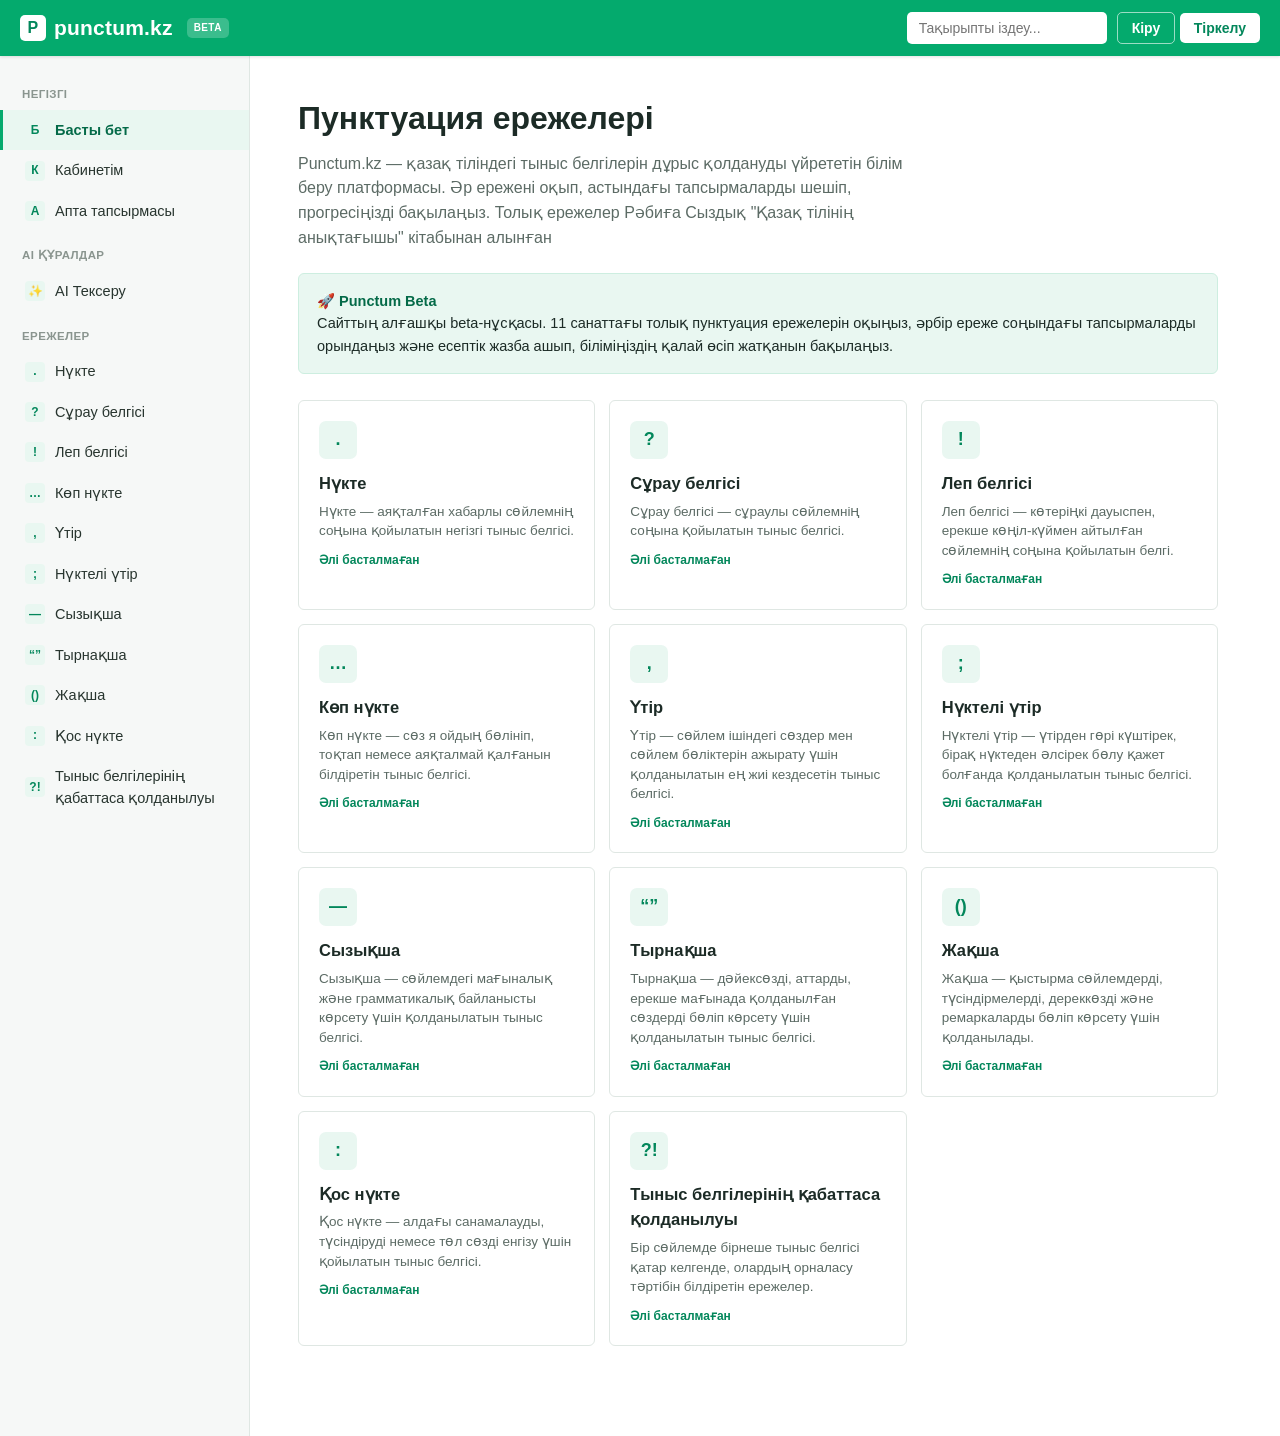
<file: punctum.kz.html>
<!DOCTYPE html>
<html lang="kk">
<head>
<meta charset="UTF-8">
<meta name="viewport" content="width=device-width, initial-scale=1.0">
<title>Punctum.kz — Қазақ пунктуациясы</title>

<style>
:root{
  --green:#04AA6D;
  --green-dark:#03875b;
  --green-darker:#046a48;
  --green-light:#e9f7f1;
  --green-lighter:#f4fbf8;
  --bg:#ffffff;
  --sidebar-bg:#f6f8f7;
  --text:#1c2b26;
  --muted:#5c6b65;
  --border:#dfe7e3;
  --red:#d64545;
  --yellow:#f0c419;
  --radius:6px;
}
*{box-sizing:border-box;margin:0;padding:0;}
body{
  font-family:"Segoe UI","Trebuchet MS",Verdana,Arial,sans-serif;
  background:var(--bg);
  color:var(--text);
  line-height:1.55;
}

/* ============ HEADER ============ */
header{
  height:56px;
  background:var(--green);
  display:flex;
  align-items:center;
  justify-content:space-between;
  padding:0 20px;
  position:sticky;
  top:0;
  z-index:100;
  box-shadow:0 1px 3px rgba(0,0,0,.12);
}
.logo{
  color:#fff;
  font-size:21px;
  font-weight:700;
  text-decoration:none;
  letter-spacing:.2px;
  display:flex;
  align-items:center;
  gap:8px;
  cursor:pointer;
}
.logo .mark{
  display:inline-flex;align-items:center;justify-content:center;
  width:26px;height:26px;background:#fff;color:var(--green-dark);
  border-radius:5px;font-weight:800;font-size:16px;
}
.beta{
  display:inline-block;margin-left:6px;background:rgba(255,255,255,.22);
  color:#fff;padding:2px 7px;border-radius:5px;font-size:10px;font-weight:700;
  vertical-align:middle;letter-spacing:.4px;
}
.header-right{display:flex;align-items:center;gap:10px;}
.search{
  width:200px;padding:8px 12px;border:none;border-radius:5px;outline:none;font-size:14px;
}
.hdr-btn{
  border:1px solid rgba(255,255,255,.6);background:transparent;color:#fff;
  padding:7px 14px;border-radius:5px;font-weight:600;cursor:pointer;font-size:14px;
}
.hdr-btn:hover{background:rgba(255,255,255,.15);}
.hdr-btn.solid{background:#fff;color:var(--green-dark);border:none;}
.hdr-btn.solid:hover{background:#eafff5;}
.user-chip{
  color:#fff;font-size:13.5px;background:rgba(255,255,255,.18);
  padding:6px 12px;border-radius:16px;display:flex;align-items:center;gap:8px;
}
.user-chip b{font-weight:700;}

/* ============ LAYOUT ============ */
.app{display:flex;min-height:calc(100vh - 56px);}

/* ============ SIDEBAR ============ */
.sidebar{
  width:250px;flex-shrink:0;background:var(--sidebar-bg);
  border-right:1px solid var(--border);overflow-y:auto;
  padding:14px 0 40px;
}
.sec-title{
  color:#8a958f;font-size:11.5px;font-weight:700;padding:16px 22px 6px;
  letter-spacing:.4px;
}
.nav-link{
  display:flex;align-items:center;gap:10px;
  padding:9px 22px;color:#28352f;text-decoration:none;font-size:14.5px;
  cursor:pointer;border-left:3px solid transparent;transition:.12s;
}
.nav-link .sym{
  display:inline-flex;align-items:center;justify-content:center;
  width:20px;height:20px;font-size:12px;font-weight:700;color:var(--green-dark);
  background:var(--green-light);border-radius:4px;flex-shrink:0;
}
.nav-link:hover{background:#eef4f1;}
.nav-link.active{background:var(--green-light);border-left-color:var(--green);color:var(--green-darker);font-weight:700;}
.nav-link .prog-dot{
  margin-left:auto;font-size:10.5px;color:var(--muted);font-weight:600;
}

/* ============ MAIN ============ */
main{flex:1;overflow-y:auto;padding:38px 48px 80px;}
.page{display:none;max-width:920px;}
.page.active-page{display:block;}

h1{font-size:32px;margin-bottom:8px;color:var(--text);}
.subtitle{color:var(--muted);font-size:16px;margin-bottom:22px;max-width:70ch;}
.crumb{color:var(--green-dark);font-size:13px;font-weight:700;text-transform:uppercase;letter-spacing:.4px;margin-bottom:6px;}

.beta-box{
  background:var(--green-light);border:1px solid #cdeee0;
  padding:16px 18px;border-radius:var(--radius);margin-bottom:26px;font-size:14.5px;
}
.beta-box strong{color:var(--green-darker);}

.note-box{
  background:#fffaf0;border:1px solid #f3e2b3;border-left:4px solid var(--yellow);
  padding:14px 16px;border-radius:4px;margin:18px 0;font-size:14px;color:#5c4e1f;
}

/* ============ HOME CARDS ============ */
.cards{display:grid;grid-template-columns:repeat(3,1fr);gap:14px;margin-bottom:10px;}
.card{
  background:#fff;border:1px solid var(--border);padding:20px;border-radius:var(--radius);
  cursor:pointer;transition:.15s;
}
.card:hover{border-color:var(--green);box-shadow:0 4px 14px rgba(4,170,109,.12);transform:translateY(-2px);}
.card-icon{
  width:38px;height:38px;border-radius:7px;background:var(--green-light);color:var(--green-dark);
  display:flex;align-items:center;justify-content:center;font-size:18px;font-weight:800;margin-bottom:12px;
}
.card h3{margin-bottom:5px;font-size:16.5px;}
.card p{color:var(--muted);font-size:13.5px;line-height:1.45;}
.card .cprog{margin-top:10px;font-size:12px;color:var(--green-dark);font-weight:700;}

/* ============ RULE CARDS ============ */
.rule-list{margin-top:22px;}
.rule-card{
  background:#fff;border:1px solid var(--border);border-radius:var(--radius);
  padding:18px 20px;margin-bottom:12px;
}
.rule-num{
  display:inline-flex;align-items:center;justify-content:center;
  width:26px;height:26px;background:var(--green);color:#fff;font-weight:700;font-size:13px;
  border-radius:50%;margin-right:10px;flex-shrink:0;
}
.rule-head{display:flex;align-items:flex-start;gap:2px;}
.rule-body{font-size:15px;line-height:1.7;}
.rule-body q, .rule-body .kz-quote{color:#1c2b26;}
.rule-example{
  margin-top:10px;background:var(--green-lighter);border-left:3px solid var(--green);
  padding:10px 14px;border-radius:4px;font-size:14.5px;color:#2b3934;
}
.rule-src{color:var(--muted);font-style:italic;font-size:13px;}
.chargrid{
  display:flex;align-items:center;gap:14px;background:var(--green-dark);color:#fff;
  padding:24px 28px;border-radius:var(--radius);margin-bottom:22px;
}
.chargrid .big{font-size:46px;font-weight:800;}
.chargrid .lbl{font-size:14.5px;opacity:.92;line-height:1.5;}

/* ============ EXERCISES ============ */
.exercise{
  background:#fff;border:1px solid var(--border);border-radius:var(--radius);
  padding:20px 22px;margin-bottom:16px;
}
.exercise-number{
  display:inline-block;background:var(--green-light);color:var(--green-darker);
  padding:5px 10px;border-radius:5px;font-size:12px;font-weight:700;margin-bottom:12px;
}
.question{font-size:18px;font-weight:600;line-height:1.55;margin-bottom:16px;}
.options{display:flex;flex-wrap:wrap;gap:9px;}
.option{
  background:#fff;border:1px solid #c9d2ce;padding:9px 16px;border-radius:6px;
  font-size:14.5px;cursor:pointer;transition:.1s;
}
.option:hover{border-color:var(--green);background:var(--green-light);}
.option.correct{background:var(--green);color:#fff;border-color:var(--green);}
.option.wrong{background:var(--red);color:#fff;border-color:var(--red);}
.option[disabled]{cursor:default;}
.result{margin-top:12px;font-weight:600;font-size:14.5px;}
.explain{margin-top:6px;color:var(--muted);font-size:13.5px;}
.section-title-lg{font-size:22px;margin:34px 0 14px;color:var(--text);border-bottom:2px solid var(--green-light);padding-bottom:8px;}

/* ============ AI CHECKER ============ */
.ai-box{background:#fff;border:1px solid var(--border);border-radius:var(--radius);padding:24px;}
textarea{
  width:100%;min-height:170px;border:1px solid #c9d2ce;border-radius:6px;padding:14px;
  font-size:16px;resize:vertical;outline:none;font-family:inherit;
}
textarea:focus{border-color:var(--green);}
.check-button{
  margin-top:14px;background:var(--green);color:#fff;border:none;padding:11px 22px;
  border-radius:6px;font-size:15px;font-weight:700;cursor:pointer;
}
.check-button:hover{background:var(--green-dark);}
.ai-result{margin-top:18px;background:var(--green-light);padding:16px 18px;border-radius:6px;display:none;font-size:14.5px;}

/* ============ AUTH MODAL ============ */
.modal-overlay{
  display:none;position:fixed;inset:0;background:rgba(15,25,20,.5);z-index:200;
  align-items:center;justify-content:center;
}
.modal-overlay.open{display:flex;}
.modal{
  background:#fff;border-radius:8px;padding:28px;width:340px;max-width:90vw;
  box-shadow:0 12px 40px rgba(0,0,0,.2);
}
.modal h2{font-size:20px;margin-bottom:4px;}
.modal .sub{color:var(--muted);font-size:13.5px;margin-bottom:18px;}
.modal input{
  width:100%;padding:10px 12px;border:1px solid #c9d2ce;border-radius:6px;
  margin-bottom:10px;font-size:14.5px;outline:none;
}
.modal input:focus{border-color:var(--green);}
.modal .primary{
  width:100%;background:var(--green);color:#fff;border:none;padding:11px;
  border-radius:6px;font-weight:700;cursor:pointer;font-size:14.5px;margin-top:4px;
}
.modal .primary:hover{background:var(--green-dark);}
.modal .switch{text-align:center;font-size:13px;color:var(--muted);margin-top:12px;}
.modal .switch a{color:var(--green-dark);cursor:pointer;font-weight:600;}
.modal .close{position:absolute;top:14px;right:16px;cursor:pointer;color:var(--muted);font-size:18px;}
.modal-wrap{position:relative;}
.modal-msg{font-size:13px;margin-top:8px;min-height:16px;}
.modal-msg.err{color:var(--red);}
.modal-msg.ok{color:var(--green-dark);}

/* ============ CABINET ============ */
.stat-row{display:flex;gap:14px;margin-bottom:24px;flex-wrap:wrap;}
.stat-box{
  flex:1;min-width:150px;background:#fff;border:1px solid var(--border);border-radius:var(--radius);
  padding:16px 18px;
}
.stat-box .num{font-size:28px;font-weight:800;color:var(--green-dark);}
.stat-box .lbl{font-size:13px;color:var(--muted);margin-top:2px;}
.cabinet-cat{
  background:#fff;border:1px solid var(--border);border-radius:var(--radius);
  padding:14px 18px;margin-bottom:10px;display:flex;align-items:center;gap:14px;
}
.cabinet-cat .sym2{
  width:34px;height:34px;border-radius:6px;background:var(--green-light);color:var(--green-dark);
  display:flex;align-items:center;justify-content:center;font-weight:800;flex-shrink:0;
}
.bar-track{flex:1;height:8px;background:#eef2f0;border-radius:6px;overflow:hidden;}
.bar-fill{height:100%;background:var(--green);border-radius:6px;}
.cabinet-cat .pct{font-size:13px;font-weight:700;color:var(--green-dark);width:40px;text-align:right;}
.login-cta{
  background:var(--green-light);border:1px solid #cdeee0;border-radius:var(--radius);
  padding:28px;text-align:center;
}
.login-cta button{margin-top:10px;}

/* ============ WEEKLY TASK ============ */
.weekly-box{background:#fff;border:1px solid var(--border);border-radius:var(--radius);padding:22px;}
.weekly-passage{font-size:16.5px;line-height:1.9;}
.blank-btn{
  display:inline-block;background:var(--green-light);border:1px dashed var(--green);
  color:var(--green-darker);padding:1px 9px;border-radius:4px;font-weight:700;cursor:pointer;font-size:15px;
}
.blank-btn.revealed{background:var(--green);color:#fff;border-style:solid;}
.weekly-reveal{
  margin-top:16px;background:var(--green-lighter);border-left:3px solid var(--green);
  padding:12px 16px;border-radius:4px;font-size:14px;display:none;
}

footer.credit{margin-top:40px;color:var(--muted);font-size:12.5px;}

@media(max-width:900px){
  .sidebar{width:210px;}
  main{padding:26px 20px;}
  .cards{grid-template-columns:1fr;}
  .search{display:none;}
}
</style>
</head>

<body>

<header>
  <a class="logo" onclick="showPage('home')">
    <span class="mark">Р</span>
    punctum.kz
    <span class="beta">BETA</span>
  </a>
  <div class="header-right">
    <input class="search" id="searchInput" type="text" placeholder="Тақырыпты іздеу..." onkeyup="searchRules(event)">
    <div id="authArea">
      <button class="hdr-btn" onclick="openModal('login')">Кіру</button>
      <button class="hdr-btn solid" onclick="openModal('signup')">Тіркелу</button>
    </div>
  </div>
</header>

<div class="app">

  <!-- ============ SIDEBAR ============ -->
  <aside class="sidebar">
    <div class="sec-title">НЕГІЗГІ</div>
    <a class="nav-link active" data-page="home" onclick="showPage('home')"><span class="sym">Б</span>Басты бет</a>
    <a class="nav-link" data-page="cabinet" onclick="showPage('cabinet')"><span class="sym">К</span>Кабинетім</a>
    <a class="nav-link" data-page="weekly" onclick="showPage('weekly')"><span class="sym">А</span>Апта тапсырмасы</a>

    <div class="sec-title">AI ҚҰРАЛДАР</div>
    <a class="nav-link" data-page="ai" onclick="showPage('ai')"><span class="sym">✨</span>AI Тексеру</a>

    <div class="sec-title">ЕРЕЖЕЛЕР</div>
    <div id="sidebarRules"></div>
  </aside>

  <!-- ============ MAIN ============ -->
  <main>

    <!-- HOME -->
    <section id="home" class="page active-page">
      <h1>Пунктуация ережелері</h1>
      <p class="subtitle">Punctum.kz — қазақ тіліндегі тыныс белгілерін дұрыс қолдануды үйрететін білім беру платформасы. Әр ережені оқып, астындағы тапсырмаларды шешіп, прогресіңізді бақылаңыз. Толық ережелер Рәбиға Сыздық "Қазақ тілінің анықтағышы" кітабынан алынған </p>
      <div class="beta-box">
        <strong>🚀 Punctum Beta</strong><br>
        Сайттың алғашқы beta-нұсқасы. 11 санаттағы толық пунктуация ережелерін оқыңыз, әрбір ереже соңындағы тапсырмаларды орындаңыз және есептік жазба ашып, біліміңіздің қалай өсіп жатқанын бақылаңыз.
      </div>
      <div class="cards" id="homeCards"></div>
    </section>

    <!-- CABINET -->
    <section id="cabinet" class="page">
      <div class="crumb">Жеке кабинет</div>
      <h1>Менің прогресім</h1>
      <p class="subtitle">Барлық санат бойынша орындалған тапсырмалар мен дұрыс жауап пайызы осында сақталады.</p>
      <div id="cabinetContent"></div>
    </section>

    <!-- WEEKLY TASK -->
    <section id="weekly" class="page">
      <div class="crumb">Апта тапсырмасы</div>
      <h1>Мәтіндегі тыныс белгілерін тап</h1>
      <p class="subtitle">Төмендегі үзінді М.Әуезовтің «Абай жолы» романынан алынған (§23 мысалы). Нөмірленген орындарға қандай тыныс белгісі қойылу керегін ойланып, сосын жауапты ашыңыз.</p>
      <div class="weekly-box">
        <p class="weekly-passage">
          «Абайдың ілгері созып келе жатқан оң қолы жібек шымылдыққа тиген кезде, алдынан қарсы қозғалып келе жатқан Тоғжанның ыстық саусақтары мұның бетіне тиіп еді
          <span class="blank-btn" id="wb1" onclick="revealBlank(1)">?</span>
          Дірілдеген демдері қосылып, ыстық еріндері енді айырылмастай табысқанды
          <span class="blank-btn" id="wb2" onclick="revealBlank(2)">?</span>»
        </p>
        <div class="weekly-reveal" id="weeklyReveal">
          <strong>Жауабы:</strong> 1-орында — <b>нүкте (.)</b>, өйткені бұл жерде ой аяқталып, жаңа сөйлем басталады.
          2-орында — <b>көп нүкте (...)</b>, себебі жазушы оқиғаның жалғасын созбай, әрі қарай тоқтатып отыр
          (§23: «Жазушы айтып келе жатқан оқиғаның жалғасын созбай, әрі қарай тоқтатады да, көп нүкте қояды»).
        </div>
      </div>
      <div class="note-box">Апта сайын осы блокқа мәтіннен жаңа үзінді қосылады. Supabase-пен қосылғанда бұл мәтін <code>weekly_tasks</code> кестесінен автоматты түрде тартылады.</div>
    </section>

    <!-- AI CHECKER -->
    <section id="ai" class="page">
      <h1>AI Тексеру ✨</h1>
      <p class="subtitle">Мәтініңізді енгізіңіз. Punctum AI тыныс белгілерін тексеруге көмектеседі.</p>
      <div class="ai-box">
        <textarea id="textToCheck" placeholder="Мысалы: Білім адамға өмір бойы қажет"></textarea>
        <button class="check-button" onclick="checkText()">✨ Тексеру</button>
        <div id="aiResult" class="ai-result">
          <strong>AI нәтижесі:</strong>
          <p id="aiText"></p>
        </div>
      </div>
    </section>

    <!-- RULE + EXERCISE PAGES render here dynamically -->
    <div id="ruleContainer"></div>

  </main>
</div>

<!-- ============ AUTH MODAL ============ -->
<div class="modal-overlay" id="modalOverlay">
  <div class="modal modal-wrap">
    <span class="close" onclick="closeModal()">✕</span>
    <div id="modalLogin">
      <h2>Кіру</h2>
      <div class="sub">Прогресіңізді сақтау үшін есептік жазбаңызға кіріңіз.</div>
      <input type="email" id="loginEmail" placeholder="Email">
      <input type="password" id="loginPass" placeholder="Құпия сөз">
      <button class="primary" onclick="doLogin()">Кіру</button>
      <div class="modal-msg" id="loginMsg"></div>
      <div class="switch">Есептік жазбаңыз жоқ па? <a onclick="openModal('signup')">Тіркелу</a></div>
    </div>
    <div id="modalSignup" style="display:none;">
      <h2>Тіркелу</h2>
      <div class="sub">Жаңа есептік жазба ашып, прогресіңізді бақылаңыз.</div>
      <input type="text" id="signupName" placeholder="Атыңыз">
      <input type="email" id="signupEmail" placeholder="Email">
      <input type="password" id="signupPass" placeholder="Құпия сөз (кемінде 6 таңба)">
      <button class="primary" onclick="doSignup()">Тіркелу</button>
      <div class="modal-msg" id="signupMsg"></div>
      <div class="switch">Есептік жазбаңыз бар ма? <a onclick="openModal('login')">Кіру</a></div>
    </div>
  </div>
</div>

<script type="module">
/* ======================================================================
   SUPABASE ІСКЕ ҚОСУ
   Мына екі мәнді өз Supabase жобаңыздың Project Settings → API
   бөлімінен алып, осында қойыңыз. Дерекқор кестелерін жасау үшін
   бірге берілген supabase_schema.sql файлын SQL Editor-де іске қосыңыз.
====================================================================== */
const SUPABASE_URL = "https://obgccwsxxhmxlwuxkwer.supabase.co/rest/v1/";
const SUPABASE_ANON_KEY = "eyJhbGciOiJIUzI1NiIsInR5cCI6IkpXVCJ9.eyJpc3MiOiJzdXBhYmFzZSIsInJlZiI6Im9iZ2Njd3N4eGhteGx3dXhrd2VyIiwicm9sZSI6ImFub24iLCJpYXQiOjE3ODg3NTI1NTcsImV4cCI6MjEwNDMyODU1N30.NKbEFJGOAKI3K15D7DvyHXTuIDmzYymliBKN5EwMtmE";

let supabase = null;
let supabaseReady = false;
try {
  const { createClient } = await import("https://esm.sh/@supabase/supabase-js@2");
  if (!SUPABASE_URL.includes("YOUR-PROJECT-ID")) {
    supabase = createClient(SUPABASE_URL, SUPABASE_ANON_KEY);
    supabaseReady = true;
  }
} catch (e) {
  console.warn("Supabase клиенті жүктелмеді (желі жоқ немесе SDK қолжетімсіз):", e);
}

let currentUser = null;
let localProgress = {};      // { task_id: {is_correct, attempts} } — Supabase болмаса осында сақталады
const LS_KEY = "punctum_local_progress";
function loadLocalProgress(){
  try{ localProgress = JSON.parse(localStorage.getItem(LS_KEY) || "{}"); }catch(e){ localProgress = {}; }
}
function saveLocalProgress(){
  try{ localStorage.setItem(LS_KEY, JSON.stringify(localProgress)); }catch(e){}
}
loadLocalProgress();

/* ======================================================================
   ДЕРЕКТЕР: 11 санаттың толық ережелері (дереккөз: пайдаланушы
   ұсынған "ТЫНЫС БЕЛГІЛЕРІ" анықтамалығы, §-белгілері алынып тасталды,
   мазмұны толық сақталды, тек нөмірленіп, оқуға ыңғайлы етіп
   топтастырылды).
====================================================================== */
const RULES = {
period: {
  title: "Нүкте", symbol: ".", order:1,
  subtitle: "Нүкте — аяқталған хабарлы сөйлемнің соңына қойылатын негізгі тыныс белгісі.",
  note: "Бұл анықтамалықтағы пунктуация ережелері синтаксистік құрылысқа қарай баяндалған. Әр тыныс белгісінің жалпы қай орындарда қолданылатыны осы қосымшада жинақталған.",
  rules: [
    "Нүкте хабарлы сөйлемдерден және екпінсіз айтылған бұйрық, тілек мәнді сөйлемдерден кейін қойылады.",
    "Нүкте әрі қарай кең түрде баяндау болатынын ескертетін сөйлемнен кейін қойылады.",
    { text:"Қыстырма сөйлемді алу үшін ашылған жақшаның алдындағы сөйлем аяқталып, оған тиісті тыныс белгілерінің бірі қойылған болса, қыстырма сөйлемнен кейін жақшаның ішінен нүкте қойылады.",
      ex:"Ендеше, егер рұқсат етсе, сонда түсейік. Бүгін ас ішетін жеріміз де жоқ. Жататын қуысы болса болады. (Итбайдың бұлай деуіне себеп – қызын көрейін дегендік еді.)", src:"С.Мұқанов" },
    { text:"Драмалық шығармаларда әр сөйлеуші кейіпкердің атынан кейін нүкте қойылады. Кейіпкердің атынан кейін ремарка (автордың түсіндірме сөздері) келсе, ол кіші әріппен жақша ішіне алынады да, нүкте жабылған жақшадан кейін қойылады.\n\nа) Ремарка екі сөйлемнің арасында тұрып, өзінен кейін айтылған сөйлемге байланысты болса — кейіпкер сөзінің ремаркаға дейінгі сөйлеміне тиісті тыныс белгісі қойылады, ремарка жақшаға алынып бас әріптен жазылады, жабылған жақшаның ішінен нүкте қойылады, ал жақшаның сыртынан ешқандай тыныс белгісі қойылмайды.\n\nә) Ремарка кейіпкер сөзінің ішіндегі бір сөйлемнің арасында болса және мағына жағынан соған тікелей қатысты болса — жақшаға алынып кіші әріптен басталып жазылады, жақшаның алды-артына және ішіне ешқандай тыныс белгісі қойылмайды.",
      ex:"П е т р. Бұл немене? А м а н г е л д і. Біле алмадым... Сақал мен мұртқа бір кезек келген сияқты. \n А м а н г е л д і (атып тұрып). Кешігіп қалыпсыз, мырза! \n П е т р. Ендеше, жөніңді біл, шығарма үніңді. (Амангелдіге.) Сен бара тұр, мерген, бір айналып соғарсың.", src:"Ғ.Мүсірепов" },
    { text:"Кейіпкердің айтқан сөзіне тікелей қатысы жоқ, автордың түсінігі ретінде айтылған ремаркадан кейін, көбінесе, жақша ішіне нүкте қойылады. Ескерту: мұндайда нүкте жақшаның сыртына қойылуы да мүмкін.",
      ex:"М ы р қ а л. Інісі бар болсын! Менде Абзалдан басқа іні бар ма? (Телефон шырылдайды.)", src:"Ә.Әбішев" },
    { text:"Дәйексөздің, келтірілген мысалдың қайдан екенін, иесін көрсететін сөздер жақшаға алынады. Егер ашылған жақшаның алдында ешқандай тыныс белгісі болмаса, жақша жабылған жерге нүкте қойылады. Ал ашылған жақшаның алдында нүкте, сұрау, леп белгісі не көп нүкте тұрса, нүкте жақшаның ішіне қойылуы мүмкін.",
      ex:"Қансонарда бүркітші шығады аңға.", src:"Абай" },
    "Бас әріптерінен немесе басқы буынынан шартты түрде қысқартылып алынған адам, кітап, газет, журнал, шығарма т.б. аттарының сол қысқартылған әрпінен не буынынан соң нүкте қойылады: Н.В.Гоголь, Конс.Симонов, С.Мұқанов, А.Құнанбаев, Шығ., I том.",
    "Тағысын тағы, тағы сондайлар, тағы басқа деген сөздер қысқартылып қолданылғанда, олардан кейін нүкте қойылады: т.б., т.с., т.т. Бұлардан басқа қысқартылып нүкте қойылатын сөздер: ж. – жыл; ғ. – ғасыр; сек. – секунд; мин. – минут; сағ. – сағат.",
    "Мынадай қысқартуларға нүкте қойылмайды: а) бас әріптерден және буындардан қысқарған сөздердің әріптерінің немесе буындарының арасына нүкте қойылмайды (ҚазМУ, ауатком); ә) ұзындық, көлем өлшемдерінің шартты белгілерінен кейін нүкте қойылмайды (км, м, см, га, л, V — вольт, А — ампер, С — Цельсий).",
    { text:"Санамалы нөмірді белгілейтін айшықсыз (жарты жақшасыз) қолданылған цифр не әріптен кейін нүкте қойылады. Цифрдан немесе оның орнына алынған әріптен кейін жарты жақша (айшық) қойылса, одан кейін нүкте қойылмайды.",
      ex:"1. Надан Тобықтының қыстаулары: Қошқар, Қазанқап сайы, Көрпетай т.б.\n2. Төлеңгіттер қыстауы: Төлебике сайы...\n3. Тарақты руының қыстаулары: Матайадыр, Жотан, Текебай...", src:"Т.Жанұзақов" },
    "Кітаптағы тақырыптардың атынан кейін нүкте қойылуы да мүмкін."
  ]
},
question: {
  title: "Сұрау белгісі", symbol:"?", order:2,
  subtitle: "Сұрау белгісі — сұраулы сөйлемнің соңына қойылатын тыныс белгісі.",
  rules: [
    "Сұрау белгісі сұраулы сөйлемдерден кейін қойылады.",
    "Сұраулық мәнін ерекше көтеру үшін кейде бірыңғай мүшенің әрқайсысынан кейін сұрау белгісі қойылуы мүмкін.",
    { text:"Автор мәселенің талас я күдікті екендігін көрсетіп, оқушының назарын аударғысы келгенде, немесе бір пікірге келісе алмайтындығын білдіргенде, дәйексөздің ішінде белгілі бір сөзден не сөйлемнен кейін жақша ішіне алып не сұрау белгісін, не леп белгісін, не екеуін қатар қояды, кейде бір белгінің өзін екі-үш қайталап қояды. Бұл көбінесе сын-библиографиялық шығармаларда кездеседі.",
      ex:"«Гүлді орамал жауып, төрт таған столға қойылған суретке (?) телмеңдей қараған...» — аудармашы «ломберный стол» дегенді «төрт таған стол (?)» деп қате аударған.\n\nЕңбек – кеме, матрос – мен кемеде, Оны сүймек сыбаға пешенеме (?!)", src:"Ә.Нұрпейісов / Қ.Шаңғытбаев" }
  ]
},
exclaim: {
  title:"Леп белгісі", symbol:"!", order:3,
  subtitle:"Леп белгісі — көтеріңкі дауыспен, ерекше көңіл-күймен айтылған сөйлемнің соңына қойылатын белгі.",
  rules:[
    "Леп белгісі көтеріңкі дауыспен айтылған лепті сөйлемдерден соң қойылады.",
    "Ерекше бір көңіл күйіне байланысты көтеріңкі дауыспен бұйыру, өтініш мағынасында айтылған сөйлемдерге леп белгісі қойылады.",
    "Ұранды сөйлемдерден соң леп белгісі қойылады.",
    "Ерекше көтеріңкі дауыспен айтылған қаратпа, одағай сөздер мен жоқ, иә деген сөздерден кейін леп белгісі қойылады.",
    { text:"Ерекше мән бере көтеріңкі айтылған атаулы сөйлем сияқты сөздерден кейін де леп белгісі қойылуы мүмкін.",
      ex:"“Иегі ителгінің тамағындай” деп қызықтырған, асықтырған қалыңдық! Ділда! Мұның жары!", src:"М.Әуезов" },
    "Сәлемдескенде айтылатын, ішінде сұраулық шылауы бар тіркестерден кейін леп белгісі қойылады (мысалы, «Аман-есенсіз бе!» деген сияқты, шылауы бар болса да, бұл нақты сұрақ емес)."
  ]
},
ellipsis: {
  title:"Көп нүкте", symbol:"…", order:4,
  subtitle:"Көп нүкте — сөз я ойдың бөлініп, тоқтап немесе аяқталмай қалғанын білдіретін тыныс белгісі.",
  rules:[
    { text:"Сөйлеуші белгілі бір себептермен (қатты асып-сасу, ентігу, тұтығу, әлсіреу т.б.) сөздерін, ойын бөліп-бөліп айтқанда, бір сөздің ішіндегі әріптердің арасына немесе сөйлем ішіндегі сөздердің арасына, ал ойы бітпей қалғанда, сөйлемнің соңына көп нүкте қойылады.",
      ex:"Құдайберді есікке көзімен нұсқап: – Адам бола ма?!. Болар ма!.. Інілерің міне... Кім боларын... Не көрерін қайдан... білейін, – деді.\nЖ-ж-жоқ... мен... өзім барам...", src:"М.Әуезов / С.Мұқанов" },
    "Көп нүкте алынған цитаттың бас жағынан, ара-арасынан және соңынан сөйлем не сөздер қалдырылған жерге қойылады.",
    { text:"Жазушы айтып келе жатқан оқиғаның жалғасын созбай, әрі қарай тоқтатады да, көп нүкте қояды.",
      ex:"Абайдың ілгері созып келе жаткан оң қолы жібек шымылдыққа тиген кезде... ыстық еріндері енді айырылмастай табысқанды...", src:"М.Әуезов" },
    { text:"Айтылып келе жатқан ойға кенет, тосын, күтпеген немесе өте алшақ жатқан нәрсе (оқиға, зат, қимыл т.б.) қосылып кетсе, оның алдынан көп нүкте қойылады.",
      ex:"...баспасөз, оқулықтар, сөздіктер, медицина, ветеринария тақырыптарына жазылған көпшілік кітапшалар және... христиан дінін уағыздайтын миссионерлік әдебиет жатады.", src:"Р.Сыздықова" }
  ]
},
comma: {
  title:"Үтір", symbol:",", order:5,
  subtitle:"Үтір — сөйлем ішіндегі сөздер мен сөйлем бөліктерін ажырату үшін қолданылатын ең жиі кездесетін тыныс белгісі.",
  rules:[
    "Үтірмен сөйлемдегі қаратпа сөздер, қаратпа сөз тізбектері бөлінеді. Нақтылы біреуге арналмаған, жалпылық-белгісіздік мағынасы бар сөздер мен сөз тізбектері де үтірмен бөлінеді.",
    "Сөйлемдегі қыстырма сөздер, сөз тізбектері және сөйлемдер үтірмен бөлінеді.",
    "Үтірмен сөйлемдегі одағайлар бөлінеді.",
    "Бәсе, жә, қош, құп, жарайды, мақұл, дұрыс сияқты сөздер үтірмен бөлінеді.",
    "Сөйлемдегі иә, жоқ, мә, мәңіз деген сөздер үтірмен бөлінеді.",
    { text:"Үтір сөйлемнің бірыңғай мүшелерінің арасына қойылады.", ex:"Асан, Үсен және Айжан мектепке келді." },
    "Сөйлемдегі оңашаланған айқындауыш мүшелер үтірмен бөлінеді.",
    "Сияқты, ретінде, қатар, емес, түгіл деген сөздермен келген және -дай, -дей, -тай, -тей жұрнақтары қосылған тізбектер де үтірге алынады.",
    "Қарамастан, қоспағанда, есептегенде деген сөздерге аяқталатын сөз тізбектері үтірмен ажыратылады.",
    "Үтір құрмаласқа енген жай сөйлемдердің арасына қойылады.",
    "Екіге бөлінген төл сөздің алғашқы бөлігі хабарлы сөйлем немесе сөйлемнің бір бөлігі болса, одан кейін үтір (және сызықша) қойылады. Егер алғашқы бөлігі өз алдына сөйлем болмай, оған үтір қойылған болса, екінші бөлігінің алдынан да үтір қойылады.",
    "Бірнеше сөзден құралған күрделі қос сөздердің арасына үтір қойылады.",
    "Бірдей немесе әр келкі тұлғада қайталап келетін жеке сөздер мен тіркестердің араларына үтір қойылады.",
    "«Ол – ол ма», «бұл – бұл ма», «ол – ол болсын» деген тіркестер сөйлем ішіндегі басқа сөздерден үтірмен бөлінеді."
  ]
},
semicolon: {
  title:"Нүктелі үтір", symbol:";", order:6,
  subtitle:"Нүктелі үтір — үтірден гөрі күштірек, бірақ нүктеден әлсірек бөлу қажет болғанда қолданылатын тыныс белгісі.",
  rules:[
    "Нүктелі үтір санамаланып айтылған, мағыналары ыңғайлас сөйлемдердің арасына қойылады.",
    "Мағынасы, құрылысы жағынан ұқсас келетін сөйлемдердің арасына нүктелі үтір қойылуы мүмкін.",
    "Жайылмалы, әрі өз ішінде үтірлері бар бірыңғай мүшелердің арасына нүктелі үтір қойылады."
  ]
},
dash: {
  title:"Сызықша", symbol:"—", order:7,
  subtitle:"Сызықша — сөйлемдегі мағыналық және грамматикалық байланысты көрсету үшін қолданылатын тыныс белгісі.",
  rules:[
    { text:"Сызықша бастауыш пен баяндауыштың арасына қойылады.", ex:"Білім — болашақтың негізі." },
    "Сызықша бірыңғай мүшелерден кейін келген жалпылауыш сөздің алдынан қойылады.",
    "Алдында жалпылауыш сөзі бар бірыңғай мүшелерден кейін сөйлем аяқталмаса, ең соңғы бірыңғай мүшеден соң сызықша қойылады.",
    "Диалог төл сөздің алды-артынан (егер төл сөзден кейін автор сөзі тұрса), тырнақшаға алынған төл сөздің артынан сызықша қойылады.",
    "Сызықша жалғаулықсыз салаластардың арасына қойылады.",
    "Оңашаланған айқындауыш мүшелердің екі жағынан сызықша қойылады.",
    { text:"Бірыңғай сұраулы мүшелерді немесе сұраулы сөйлемдерді жинақтап тұратын «әйтеуір» деген сөз түсіп қалған жерге сызықша қойылады.",
      ex:"Ісінгендіктен бе, таяқтан әлсірегендіктен бе – денесі зілдей ауыр екен.", src:"С.Мұқанов" },
    "Оңашаланған айқындауыштың алдынан сызықша қойылады.",
    "Сонда, сонша, сондай, соншалық, сол, мынау, мынадай деген сөздерге аяқталған тіркестен кейін жеке сөйлем тұрса, бұл сөздерден кейін сызықша қойылады.",
    { text:"Мекен, уақыт, сан шендестігін білдіретін сөздердің арасына сызықша қойылады (ол -дан жалғауы мен шейін шылауының мағынасын білдіреді). Мұны белгісіздік-жалпылық және болжалдық мағынасындағы қос сөз сан есімдермен шатастырмау керек — олар дефис арқылы жазылады.",
      ex:"Мойынты – Шу темір жолы. Институтта күніне 6-8 сағат лекция болады. Машина сағатына 30-45 километрден жүріп отырып, жолдың жартысына келіп қалды.\n\nБолжалды сан есім (дефиспен): Кермеге төрт-бес ат қатар байланыпты. Екі-үш күннен бері жаңбыр жауып тұр." }
  ]
},
quotes: {
  title:"Тырнақша", symbol:"“”", order:8,
  subtitle:"Тырнақша — дәйексөзді, аттарды, ерекше мағынада қолданылған сөздерді бөліп көрсету үшін қолданылатын тыныс белгісі.",
  rules:[
    "Дәйексөз тырнақшаға алынады. Алынған дәйексөз бірнеше азатжолдан құралған болса, әр азат жол бөлек-бөлек тырнақшаға алынбайды — тырнақша дәйексөздің басталған жерінен ашылып, біткен жерінен бір-ақ жабылады.",
    { text:"Шығарманың ішінде келтірілген үлкенді-кішілі хаттар тырнақшаға алынады. Кейде тырнақша хаттың әрбір азатжол сайын ашылып отырады да, ең соңынан барып бір-ақ жабылады (бұл өте сирек қолданылатын ереже).",
      ex:"«Ботагөз!.. Амантай!.. Екеуіңнің аттарыңды қағазға түсіргеннен кейін, аяғына не сөз қосарымды білмей, бірнеше минут дағдарып отырмын»...", src:"С.Мұқанов, «Ботагөз»" },
    "Диалог емес төл сөз тырнақшаға алынады.",
    { text:"Объект етіп алынған жеке сөйлемдер, сөздер не сөз тізбектері, сондай-ақ әріптер, буындар тырнақшаға алынады. Ескерту: арнаулы кітаптарда, оқулықтарда, әдістемелік құралдарда т.б. бұлар тырнақшаға алынбай, басқа шрифтпен (курсив, қара шрифт т.б.) терілуі мүмкін.",
      ex:"“Жаз шықты” деген сөйлемнің бастауышы – “жаз”. Дауысты “а” дыбысы – жуан дыбыс. “Ат” – көп мағыналы сөз. “Тарақ” деген сөздегі “та” буыны – ашық буын." },
    "Мақал, мәтелдер, афоризмдер сөйлем ішінде келтірілгенде тырнақшаға алынады.",
    "Дәйексөз ретінде келтірілмей, сөйлемге оның ажыратылмайтын мүшесі ретінде берілген біреудің сөзі тырнақшаға алынады.",
    "Де дәнекерінсіз айтылып, заттанып кеткен төл сөздер тырнақшаға алынады.",
    { text:"Біреудің айтқанынан алынған жеке-жеке сөздер тырнақшамен жазылады.",
      ex:"Соңғы айтқан “мылжың”, “мақтаншақ”, “даңғой” дегендері осы арада шынымен төрт көзі түгел отыр еді.", src:"М.Әуезов" },
    { text:"Кекету, ажуалау және кері мағынада қолдану үшін айтылған сөз (не сөздер) тырнақшаға алынады.",
      ex:"Ақ көңіл Ақаң “баланың” сырғытпасын сезген жоқ. Қоян “батыр” қорыққаннан зыта жөнелді.", src:"Ғ.Мұстафин / Ертегіден" },
    { text:"Зауыт, фабрика, комбинат, трест, шаруашылық, ұйым, машина маркасы, ұшақ т.б. шартты, жеке қойылған аттар тырнақшаға алынады, ал олардың жалпы ресми атаулары тырнақшаға алынбайды.",
      ex:"«Азовсталь» зауыты; «Карагандауголь» тресі; «Ертіс» пароходы; «У2» ұшағы; «Волга» машинасы; «Қазақ тілі» қоғамы." },
    { text:"Газет, журнал, кітап, шығарма, қаулы, кино т.б. аттары тырнақшаға алынады.",
      ex:"«Ана тілі» газеті, «Парасат» журналы, «Абай» романы, «Аққу көлі» балеті." },
    { text:"Кейбір ойын, әдет-салт аттары тырнақшаға алынады.",
      ex:"“Қол ұстату”, “шаш сипату” деген атақты ырымдар осы. Балалардың түнгі ермегі – “ақсүйек”, “соқыртеке”, “бурақотан” сияқты ойындар.", src:"М.Әуезов / С.Мұқанов" }
  ],
  notes:[
    "Атындағы деген сөзбен келген атақ тырнақшаға алынбайды: Әл-Фараби атындағы университет, Ғ.Мүсірепов атындағы мектеп (ал «Абай» бірлестігі — тырнақшамен).",
    "Мекеме, ұйым т.б. ресми атаулары (толық немесе қысқартылған) тырнақшаға алынбайды: Тұтынушылар одағы, Мемлекеттік банк бөлімшесі.",
    "Телеграф агенттіктерінің аттары тырнақшаға алынбайды: Ассошиэтед Пресс агенттігі, МЕН агенттігі.",
    "Кітаптың аттары библиографиялық тізімдерде, сілтемелерде, автордың аты-жөнінен кейін жазылғанда тырнақшаға алынбайды: Ғ.Мұстафин. Өмір белестері. Алматы, 1984."
  ]
},
brackets: {
  title:"Жақша", symbol:"()", order:9,
  subtitle:"Жақша — қыстырма сөйлемдерді, түсіндірмелерді, дереккөзді және ремаркаларды бөліп көрсету үшін қолданылады.",
  rules:[
    "Қыстырма сөйлемдер не сөз тіркестері жақшаға алынады.",
    { text:"Белгілі бір сөздерді түсіндіру үшін оның аудармасы, синонимі т.б. беріледі де, жақшаға алынып жазылады.",
      ex:"1900 жылдың желтоқсанында шетелге “Искра” (“Ұшқын”) газетінің бірінші нөмірі шықты." },
    { text:"Алынған сөйлем, дәйексөздің және мысалдың қайдан, кімдікі екенін көрсету үшін, оның соңынан жазылған кітаптың аты, авторы т.б. жақшаға алынады.",
      ex:"«...Бірақ ол мұның да қызығын ерте тояттап, ескірген ел даналығын өзіне мұра санаудан қалған сияқты» (Қ.Жұбанов. Қазақ тілі жөніндегі зерттеулер. Алматы, 1966, 296-бет)." },
    { text:"Драмалық шығармалардағы ремаркалар (автордың түсіндірмелері) жақшаға алынады.",
      ex:"А м а н г е л д і. Миша! (Жайнаққа.) Әкет мыналарыңды! (Жайнақ Жапарларды айдап кетеді.)", src:"Ғ.Мүсірепов" },
    "Мәселенің талас я күдікті екендігін көрсетіп, оқушының назарын аудару үшін, біреуден келтірілген дәйексөздің ішіндегі жеке сөздерге не сөйлемге қойылатын леп, сұрау белгілері жақшаға алынады.",
    { text:"Келтірілген мысал не дәйексөздің ішіндегі белгілі бір сөздерді не сөйлемдерді санамалап көрсету үшін, жол-жөнекей қойылатын цифрлар (не әріптер) екі жағынан жақшаға алынады.",
      ex:"(1) Жасыл желегін бүркенген қарағайдың арасымен жүріп отырып, (2) Асқар көлдің қабағына шықса, (3) мұз бетінде бірсыпыра кісі сырғанақ теуіп жүр екен.", src:"«Қазақ тілі грамматикасы»" }
  ]
},
colon: {
  title:"Қос нүкте", symbol:":", order:10,
  subtitle:"Қос нүкте — алдағы санамалауды, түсіндіруді немесе төл сөзді енгізу үшін қойылатын тыныс белгісі.",
  rules:[
    "Бірыңғай мүшелердің алдынан келген жалпылауыш сөзден кейін қос нүкте қойылады.",
    "Салалас құрмаластағы біріне-бірі түсінік болып келген және өйткені, себебі деген жалғаулықтар түсіп қалып жасалған жай сөйлемдердің арасына қос нүкте қойылады.",
    "Төл сөздің алдынан келген автордың сөзінен кейін қос нүкте қойылады.",
    "Әрі қарай санамалап кететін бірыңғай сөздердің, сөйлемдердің алдынан келетін жалпылауыш мәнді сөйлемнен кейін қос нүкте қойылады.",
    "Бірыңғай мүшелерден бұрын келген мысалы, атап айтқанда деген қыстырма сөзден кейін қос нүкте қойылады."
  ]
},
combo: {
  title:"Тыныс белгілерінің қабаттаса қолданылуы", symbol:"?!", order:11,
  subtitle:"Бір сөйлемде бірнеше тыныс белгісі қатар келгенде, олардың орналасу тәртібін білдіретін ережелер.",
  rules:[
    "Құрмалас сөйлемдегі бірақ, сонда да, алайда, сондықтан, дегенмен сияқты жалғаулықтар түсіп қалғанда, екі сөйлем арасына (жалғаулықтар айтылмаған жерге) әуелі үтір, одан кейін сызықша қойылады.",
    { text:"Сызықша нүктемен, үтірмен, сұрау және леп белгілерімен, көп нүктемен қабаттаса келгенде, сол тыныс белгілерінен кейін қойылады.",
      ex:"– Енді сен не істемекшісің? – деді ана баласының сөзін бөліп.\n– Рас! – деп, Тоғжан қызара түсіп көзін төмендетті. – Сізді мен бір көрдім.", src:"М.Горький / М.Әуезов" },
    { text:"Тырнақша мен нүкте, үтір, сұрау, леп белгілері және көп нүкте қабаттаса келгенде: а) егер леп, сұрау белгілері және көп нүкте тырнақшаға алынған сөйлемге ғана қатысты болса — олар тырнақшадан бұрын қойылады, ал үтір мен нүкте тырнақшадан соң қойылады (қабаттаса сызықша жүрсе, ол тырнақшадан соң қойылады); ә) тырнақшаға алынуға тиісті құрылым тұтас сөйлем емес, оның ішіндегі жеке сөздер не сөз тізбектері болса — сөйлем соңына қойылатын леп, сұрау белгілері мен көп нүкте тырнақшаның сыртынан қойылады; б) сөйлем тырнақша жабылған жерден бітіп тұрса, ішкі леп/сұрау белгілерінен кейін тырнақшаның сыртына басқа тыныс белгісі (сызықшадан бөтен) қойылмайды.",
      ex:"“Өзім алып шығайын”, – деп ойлады Бүркітбай.\n– Әй, қайтып келесің бе “бала”? – деп қалжыңдай айғайлайды ол жолдасына.", src:"С.Мұқанов" },
    { text:"Нүкте, леп, сұрау белгілері және көп нүкте жақша ішінде алынған текске қатысты болса, жақшаның ішінен қойылады; жақшаның сыртына жалпы сөйлемге тиісті тыныс белгісі қойылады.",
      ex:"Байқауымша, әңгіме былай: Біріншіден (рас қой мұным?), Орыс үйі көрмей тыным...", src:"А.С.Пушкин" },
    { text:"Баяндаманың, сөйленген сөздердің ішіндегі жақшаға алынған ремаркалар сөйлем соңында келгенде, тыныс белгісі мен жақша үш түрлі жолмен қабаттасуы мүмкін: 1) нүкте жақшаның алдынан қойылмай, соңынан бір-ақ қойылады; 2) ремарканың алдынан бір нүкте, жақша ішіне тағы нүкте қойылады; 3) ремарканың алдынан бір нүкте, жақшаның сыртынан тағы нүкте қойылады. Көбінесе 1- және 2-түрлері жиі қолданылады.",
      ex:"Біздер, жазушылар, көркем сөзімізбен халықты ізгілікке тәрбиелеуге дайынбыз (Қол шапалақтау).\nӨлең – сөздің патшасы, сөз сарасы (Абай)." },
    { text:"Драмалық шығармалардағы жақшаға алынатын ремаркалардың тыныс белгілерінің орналасу тәртібі: ремарка кейіпкердің атынан кейін қатар келгенде, нүкте жақшаның сыртына қойылады (кейіпкердің атынан кейін нүкте қойылмайды); ремарка кейіпкер сөзінің ішінде екі сөйлемнің арасында немесе аяғында келсе, нүкте жақшаның ішіне қойылады.",
      ex:"Б а я н (аз ойланып). Үш түрлі шарт қойсам, орындармысың?", src:"Ғ.Мүсірепов" },
    "Тырнақшаға алынған дәйексөздің немесе басқаның өзі тырнақшаға алынған сөздерден, сөйлемнен басталса немесе аяқталса, екі тырнақша қатар қойылмай, біреуі-ақ қойылады.",
    { text:"Жақша ішіне алынған сөздердің тұрған жеріне қойылатын тыныс белгісі жақшадан соң қойылады.",
      ex:"Алуа атты шалқар көл бар (оған кейін ораламыз), көлдің әр тұсынан су ағар жыралар қосылады.", src:"С.Мұқанов" },
    "Сұрау, леп белгілері көп нүктемен қабаттаса келгенде, әуелі сұрау не леп белгісі, одан кейін қатар екі (үш емес) нүкте қойылады. Ал леп, сұрау, көп нүкте үшеуі қатар келгенде, мағынасына қарай әуелі сұрау мен леп белгісі (не леп пен сұрау белгісі), одан кейін бір нүкте қойылады.",
    "Лептік те, сұраулық та мәні бар сөйлемдерден кейін леп белгісі де, сұрау белгісі де қатар қойылады; сөйлемнің қай мәні басым болса, әуелі сол мәнге тиісті белгі қойылады.",
    { text:"Бірыңғай мүшелердің не құрмаластағы жай сөйлемдердің арасында көп нүкте тұрса, үтір қойылмайды.",
      ex:"Сатылып кеткен бурыл биенің құлындарын кісінікі деуге қимаймын... іштей өзімсінем... көргім келеді де тұрады және көре де берем!", src:"С.Мұқанов" },
    { text:"Қаратпа, одағай сөздерден және сөйлем басында келген иә, жоқ деген сөздерден кейін көп нүкте тұрса, үтір қойылмайды.",
      ex:"– Жаным! Асылым... барым бір әзің! / – Ақмола ма? – Жоқ... Омбы, Қызылжардың бірі.", src:"М.Әуезов / Ғ.Мүсірепов" }
  ]
}
};
const CATEGORY_ORDER = ["period","question","exclaim","ellipsis","comma","semicolon","dash","quotes","brackets","colon","combo"];

/* ======================================================================
   ДЕРЕКТЕР: әр санатқа 5 тапсырмадан (55 тапсырма). t = мәтін бос орынмен,
   opts = нұсқалар, c = дұрыс нұсқаның индексі, exp = түсіндірме.
====================================================================== */
const TASKS = {
period:[
  {t:"Күн батты [ ? ]", opts:["Нүкте (.)","Үтір (,)","Сұрау белгісі (?)"], c:0, exp:"Аяқталған хабарлы сөйлемнен кейін нүкте қойылады."},
  {t:"Абай атындағы драма театры Алматыда орналасқан [ ? ]", opts:["Нүкте (.)","Леп белгісі (!)","Қос нүкте (:)"], c:0, exp:"Хабарлы сөйлем нүктемен аяқталады."},
  {t:"Қайсысынан кейін нүкте қойылады: «ж.» (жыл), «км», «см»?", opts:["ж.","км","см"], c:0, exp:"«ж.» (жыл) сияқты қысқарған сөзден кейін нүкте қойылады, ал км, см сияқты өлшем бірліктерінен кейін нүкте қойылмайды."},
  {t:"Драмада кейіпкердің атынан кейін негізінен қандай белгі қойылады? Мыс.: «А м а н г е л д і [ ? ] Біле алмадым...»", opts:["Нүкте (.)","Үтір (,)","Сызықша (—)"], c:0, exp:"Драмалық шығармаларда әр сөйлеуші кейіпкердің атынан кейін нүкте қойылады."},
  {t:"Кітаптағы тарау атауының соңында қандай белгі қойылуы мүмкін?", opts:["Нүкте (.)","Үтір (,)","Дефис (-)"], c:0, exp:"Кітаптағы тақырыптардың атынан кейін нүкте қойылуы да мүмкін."}
],
question:[
  {t:"Сен қашан келесің [ ? ]", opts:["Сұрау белгісі (?)","Нүкте (.)","Леп белгісі (!)"], c:0, exp:"Сұраулы сөйлемнен кейін сұрау белгісі қойылады."},
  {t:"Ол мектепке барды ма [ ? ]", opts:["Сұрау белгісі (?)","Үтір (,)","Қос нүкте (:)"], c:0, exp:"«ма/ме» шылаулы сұраулы сөйлем сұрау белгісімен аяқталады."},
  {t:"Аудармашының дәл аудармағанын күмәнмен көрсету үшін сөзден кейін жақша ішіне не қойылады?", opts:["(?)","(!)","(...)"], c:0, exp:"Автор сөздің дұрыстығына күмән келтіргенде, сол сөзден кейін жақша ішіне сұрау белгісі қойылады."},
  {t:"Бүгін ауа райы қандай [ ? ]", opts:["Сұрау белгісі (?)","Нүкте (.)","Нүктелі үтір (;)"], c:0, exp:"Сұрақ мағыналы сөйлем сұрау белгісімен аяқталады."},
  {t:"Дәптеріңді әкелдің бе [ ? ]", opts:["Сұрау белгісі (?)","Леп белгісі (!)","Көп нүкте (…)"], c:0, exp:"«бе» сұраулық шылауы бар сөйлем сұрау белгісімен аяқталады."}
],
exclaim:[
  {t:"Жасасын Тәуелсіздік [ ? ]", opts:["Леп белгісі (!)","Нүкте (.)","Сұрау белгісі (?)"], c:0, exp:"Ұранды сөйлемдерден соң леп белгісі қойылады."},
  {t:"Ой, қандай керемет көрініс [ ? ]", opts:["Леп белгісі (!)","Үтір (,)","Қос нүкте (:)"], c:0, exp:"Көтеріңкі дауыспен айтылған лепті сөйлем леп белгісімен аяқталады."},
  {t:"Сәлемдесу тіркесінде сұраулық шылау болса да көбіне қандай белгі қойылады: «Есен-сау жүрсіз бе [ ? ]»", opts:["Леп белгісі (!)","Сұрау белгісі (?)","Көп нүкте (…)"], c:0, exp:"Сәлемдескенде айтылатын, ішінде сұраулық шылауы бар тіркестерден кейін леп белгісі қойылады — бұл шын мәнінде сұрақ емес."},
  {t:"Тоқтат [ ? ] (қатаң бұйрық мағынасында, көтеріңкі дауыспен)", opts:["Леп белгісі (!)","Нүкте (.)","Сұрау белгісі (?)"], c:0, exp:"Көтеріңкі дауыспен айтылған бұйрық мәнді сөйлемге леп белгісі қойылады."},
  {t:"Құрметті достар [ ? ] (ерекше көтеріңкі дауыспен қаратпа сөз)", opts:["Леп белгісі (!)","Үтір (,)","Нүкте (.)"], c:0, exp:"Ерекше көтеріңкі дауыспен айтылған қаратпа сөзден кейін леп белгісі қойылады."}
],
ellipsis:[
  {t:"Мен... мен білмеймін [ ? ] (сөз бөліп-бөліп, түйсінбей айтылғанда)", opts:["Көп нүкте (…)","Үтір (,)","Нүкте (.)"], c:0, exp:"Сөйлеуші сөзін бөліп-бөліп айтқанда, ойы бітпей қалғанда көп нүкте қойылады."},
  {t:"Жазушы оқиғаны әрі қарай баяндамай, тоқтатқысы келгенде не қояды?", opts:["Көп нүкте (…)","Қос нүкте (:)","Нүктелі үтір (;)"], c:0, exp:"Жазушы оқиғаның жалғасын созбай тоқтатқанда көп нүкте қояды."},
  {t:"Санамалап тұрған қатарға кенет, күтпеген нәрсе қосылса, оның алдына не қойылады?", opts:["Көп нүкте (…)","Үтір (,)","Сызықша (—)"], c:0, exp:"Күтпеген, алшақ жатқан нәрсе қосылғанда, оның алдынан көп нүкте қойылады."},
  {t:"Ж-ж-жоқ [ ? ] мен... өзім барам... (тұтығып сөйлеу)", opts:["Көп нүкте (…)","Леп белгісі (!)","Қос нүкте (:)"], c:0, exp:"Тұтығып, буынды бөліп айтқанда әріптер арасына да көп нүкте қойылады."},
  {t:"Дұрыс па, бұрыс па: «Одағай сөзден кейін көп нүкте тұрса, оның алдына тағы үтір қойылады»?", opts:["Бұрыс","Дұрыс"], c:0, exp:"Қаратпа, одағай сөздерден кейін көп нүкте тұрса, үтір қойылмайды."}
],
comma:[
  {t:"Асан [ ? ] Үсен және Айжан мектепке келді.", opts:["Үтір (,)","Нүкте (.)","Қос нүкте (:)"], c:0, exp:"Үтір сөйлемнің бірыңғай мүшелерінің арасына қойылады."},
  {t:"Балам [ ? ] бері кел.", opts:["Үтір (,)","Сызықша (—)","Нүкте (.)"], c:0, exp:"Қаратпа сөзден кейін үтір қойылады."},
  {t:"Мен [ 1 ] әрине [ 2 ] келісемін. Неше үтір керек?", opts:["Екі үтір","Бір үтір","Үтір керек емес"], c:0, exp:"«әрине» — қыстырма сөз, ол екі жағынан үтірмен бөлінеді."},
  {t:"Ой [ ? ] мұны қайтеміз?", opts:["Үтір (,)","Нүкте (.)","Дефис (-)"], c:0, exp:"Одағай сөзден кейін үтір қойылады."},
  {t:"Ол келді [ ? ] біз қуандық. (құрмалас сөйлем)", opts:["Үтір (,)","Қос нүкте (:)","Сызықша (—)"], c:0, exp:"Үтір құрмаласқа енген жай сөйлемдердің арасына қойылады."}
],
semicolon:[
  {t:"Мағынасы бір-біріне жақын, санамаланып тұрған бірнеше сөйлем арасына не қойылады?", opts:["Нүктелі үтір (;)","Үтір (,)","Қос нүкте (:)"], c:0, exp:"Нүктелі үтір санамаланып айтылған, мағыналары ыңғайлас сөйлемдердің арасына қойылады."},
  {t:"Құрылысы, мағынасы жағынан ұқсас келетін екі сөйлем арасына қандай белгі қойылуы мүмкін?", opts:["Нүктелі үтір (;)","Леп белгісі (!)","Дефис (-)"], c:0, exp:"Мағынасы, құрылысы жағынан ұқсас сөйлемдердің арасына нүктелі үтір қойылуы мүмкін."},
  {t:"Өз ішінде бірнеше үтірі бар, жайылмалы бірыңғай мүшелердің арасына не қойылады?", opts:["Нүктелі үтір (;)","Үтір (,)","Нүкте (.)"], c:0, exp:"Жайылмалы, өз ішінде үтірлері бар бірыңғай мүшелердің арасына нүктелі үтір қойылады — бұл шатасуды болдырмайды."},
  {t:"Дұрыс па, бұрыс па: «Нүктелі үтір әрқашан нүктеден күштірек бөледі»?", opts:["Бұрыс — нүктеден әлсіз, үтірден күшті бөледі","Дұрыс"], c:0, exp:"Нүктелі үтір — үтір мен нүктенің аралығындағы бөлу күшіне ие."},
  {t:"Санамаланған бірнеше ыңғайлас ойды бір-бірінен ажырату үшін ең қолайлы белгі қайсы?", opts:["Нүктелі үтір (;)","Дефис (-)","Тырнақша (“”)"], c:0, exp:"Мағыналары ыңғайлас, санамаланған сөйлемдер арасында нүктелі үтір қолданылады."}
],
dash:[
  {t:"Білім [ ? ] болашақтың негізі.", opts:["Сызықша (—)","Үтір (,)","Қос нүкте (:)"], c:0, exp:"Бастауыш пен баяндауыш арасына сызықша қойылады."},
  {t:"Мойынты [ ? ] Шу темір жолы. (мекенді шендестіру)", opts:["Сызықша (—)","Дефис (-)","Үтір (,)"], c:0, exp:"Мекен, уақыт, сан шендестігін білдіретін сөздер арасына сызықша қойылады."},
  {t:"«Кермеге төрт[ ? ]бес ат қатар байланыпты» (болжалды сан есім)", opts:["Дефис (-)","Сызықша (—)","Үтір (,)"], c:0, exp:"Болжалды сан есімдер (төрт-бес, екі-үш) дефис арқылы жазылады, сызықшамен шатастырмау керек."},
  {t:"Диалогта төл сөзден кейін автор сөзі келсе, төл сөздің алдынан не қойылады?", opts:["Сызықша (—)","Қос нүкте (:)","Жақша (())"], c:0, exp:"Диалог төл сөздің алды-артынан сызықша қойылады."},
  {t:"Ісінгендіктен бе, таяқтан әлсірегендіктен бе [ ? ] денесі зілдей ауыр екен. («әйтеуір» орнына)", opts:["Сызықша (—)","Үтір (,)","Нүкте (.)"], c:0, exp:"Бірыңғай сұраулы мүшелерді жинақтап тұратын «әйтеуір» деген сөз түсіп қалған жерге сызықша қойылады."}
],
quotes:[
  {t:"«Ана тілі» газетінің атауы қалай жазылады?", opts:["Тырнақшамен: «Ана тілі»","Тырнақшасыз: Ана тілі","Жақшамен: (Ана тілі)"], c:0, exp:"Газет, журнал, кітап аттары тырнақшаға алынады."},
  {t:"«Абай атындағы мектеп» деген атау тырнақшаға алына ма?", opts:["Жоқ, алынбайды","Иә, алынады","Тек басында алынады"], c:0, exp:"«Атындағы» деген сөзбен келген атақ тырнақшаға алынбайды."},
  {t:"«Қоян “батыр” қорыққаннан зытты» деген сөйлемдегі тырнақша нені білдіреді?", opts:["Кекету, кері мағынада қолдануды","Тікелей мақтауды","Дәйексөзді"], c:0, exp:"Кекету, ажуалау, кері мағынада қолдану үшін айтылған сөз тырнақшаға алынады."},
  {t:"Мақал-мәтел сөйлем ішінде келтірілгенде қалай жазылады?", opts:["Тырнақшаға алынады","Жақшаға алынады","Бас әріппен ғана жазылады"], c:0, exp:"Мақал, мәтелдер, афоризмдер сөйлем ішінде келтірілгенде тырнақшаға алынады."},
  {t:"«Ассошиэтед Пресс агенттігі» тырнақшамен жазыла ма?", opts:["Жоқ — телеграф агенттіктерінің аттары тырнақшасыз жазылады","Иә, әрқашан тырнақшамен","Тек қысқарған түрінде ғана"], c:0, exp:"Телеграф агенттіктерінің аттары тырнақшаға алынбайды."}
],
brackets:[
  {t:"«“Искра” [ 1 ]“Ұшқын”[ 2 ] газетінің бірінші нөмірі шықты» — 1, 2-орындарға не қойылады?", opts:["Ашылатын және жабылатын жақша","Екі үтір","Сызықша"], c:0, exp:"Сөздің аудармасын, синонимін беру үшін ол жақшаға алынып жазылады."},
  {t:"Дәйексөздің кімдікі, қайдан алынғаны көрсетілетін автор, кітап аты қайда жазылады?", opts:["Жақшаға алынып, дәйексөзден соң","Тырнақшаға алынып, дәйексөзден бұрын","Қос нүктеден кейін"], c:0, exp:"Дәйексөздің дереккөзі көрсетілетін сөздер жақшаға алынады."},
  {t:"Драмада автордың түсіндірме сөздері (ремарка) қалай белгіленеді?", opts:["Жақшаға алынады","Тырнақшаға алынады","Сызықшамен бөлінеді"], c:0, exp:"Драмалық шығармалардағы ремаркалар жақшаға алынады."},
  {t:"Мысал ішіндегі сөйлемдерді санамалап көрсету үшін цифрлар қалай жазылады? Мыс.: «[1] Жасыл желегін бүркенген қарағайдың арасымен...»", opts:["Екі жағынан жақшаға алынып","Тырнақшамен","Сызықшамен бөлек жазылып"], c:0, exp:"Санамалап көрсету үшін қойылатын цифрлар (не әріптер) екі жағынан жақшаға алынады."},
  {t:"Дәйексөз ішінде күмәнді сөзге қойылатын леп/сұрау белгісі қайда тұрады?", opts:["Сол сөзден кейін жақша ішінде","Сөйлем соңында, жақшасыз","Тырнақша ішінде"], c:0, exp:"Күмәнді немесе талас сөзге қойылатын леп, сұрау белгілері жақшаға алынады."}
],
colon:[
  {t:"Үстелде мыналар тұр [ ? ] кітап, қалам, дәптер.", opts:["Қос нүкте (:)","Үтір (,)","Сызықша (—)"], c:0, exp:"Бірыңғай мүшелердің алдынан келген жалпылауыш сөзден кейін қос нүкте қойылады."},
  {t:"Ол келмеді [ ? ] себебі, науқас болды. («себебі» түсіп қалған жағдай)", opts:["Қос нүкте (:)","Нүктелі үтір (;)","Дефис (-)"], c:0, exp:"«өйткені», «себебі» деген жалғаулықтар түсіп қалып жасалған сөйлемдер арасына қос нүкте қойылады."},
  {t:"Ол айтты [ ? ] «Мен ертең келемін».", opts:["Қос нүкте (:)","Үтір (,)","Нүкте (.)"], c:0, exp:"Төл сөздің алдынан келген автордың сөзінен кейін қос нүкте қойылады."},
  {t:"Мысалы [ ? ] алма, алмұрт, өрік.", opts:["Қос нүкте (:)","Сызықша (—)","Үтір (,)"], c:0, exp:"«мысалы», «атап айтқанда» деген қыстырма сөзден кейін қос нүкте қойылады."},
  {t:"Санамалауды бастайтын жалпылауыш мәнді сөйлемнен кейін не қойылады?", opts:["Қос нүкте (:)","Леп белгісі (!)","Дефис (-)"], c:0, exp:"Әрі қарай санамалап кететін сөздердің алдынан келетін жалпылауыш мәнді сөйлемнен кейін қос нүкте қойылады."}
],
combo:[
  {t:"«Бірақ» жалғаулығы түсіп қалған екі сөйлем арасына қандай белгілер бірге қойылады?", opts:["Үтір, содан кейін сызықша","Тек сызықша","Тек қос нүкте"], c:0, exp:"Жалғаулықтар түсіп қалғанда, екі сөйлем арасына әуелі үтір, одан кейін сызықша қойылады."},
  {t:"“Өзім алып шығайын”, [ ? ] деп ойлады Бүркітбай. Тырнақшадан кейін не қойылады?", opts:["Үтір, содан кейін сызықша","Тек нүкте","Тек леп белгісі"], c:0, exp:"Үтір мен нүкте, солай сызықша да, тырнақшадан соң қойылады."},
  {t:"Жақша ішіндегі мәтінге қатысты леп/сұрау белгісі қайда тұрады, ал жалпы сөйлемнің белгісі қайда?", opts:["Ішкі белгі жақша ішінде, сыртқы белгі жақшадан кейін","Екеуі де жақша ішінде","Екеуі де жақшадан кейін"], c:0, exp:"Жақша ішіндегі текске қатысты белгі — ішінде, жалпы сөйлемге тиісті белгі — жақшадан сыртта қойылады."},
  {t:"«Дефис» пен «сызықша» негізінен немен ерекшеленеді?", opts:["Дефис қысқа, сөз ішінде; сызықша ұзын, сөйлем мүшелерін бөледі","Екеуі бірдей белгі","Дефис тек цифрларда қолданылады"], c:0, exp:"Дефис — сөздің құрамындағы бөліктерді байланыстыратын қысқа белгі, ал сызықша — сөйлемдегі мағыналық-грамматикалық байланысты көрсететін толық белгі."},
  {t:"Сұрау және леп белгісі көп нүктемен қабаттасқанда, неше нүкте қатар қойылады?", opts:["Екі нүкте (үш емес)","Үш нүкте толық","Бір нүкте ғана"], c:0, exp:"Сұрау/леп белгісі көп нүктемен қабаттасқанда, әуелі сол белгі, одан кейін қатар екі (үш емес) нүкте қойылады: ?.. немесе !.."}
]
};

/* ======================================================================
   РЕНДЕРИНГ
====================================================================== */
function esc(s){ return (s||"").replace(/&/g,"&amp;").replace(/</g,"&lt;").replace(/>/g,"&gt;"); }
function nl2br(s){ return esc(s).replace(/\n/g,"<br><br>"); }

function buildSidebar(){
  const wrap = document.getElementById("sidebarRules");
  wrap.innerHTML = CATEGORY_ORDER.map(id=>{
    const r = RULES[id];
    return `<a class="nav-link" data-page="${id}" onclick="showPage('${id}')">
      <span class="sym">${esc(r.symbol)}</span>${esc(r.title)}
      <span class="prog-dot" id="prog_${id}"></span>
    </a>`;
  }).join("");
}

function buildHomeCards(){
  const wrap = document.getElementById("homeCards");
  wrap.innerHTML = CATEGORY_ORDER.map(id=>{
    const r = RULES[id];
    return `<div class="card" onclick="showPage('${id}')">
      <div class="card-icon">${esc(r.symbol)}</div>
      <h3>${esc(r.title)}</h3>
      <p>${esc(r.subtitle)}</p>
      <div class="cprog" id="homeprog_${id}"></div>
    </div>`;
  }).join("");
}

function renderRuleBody(item){
  if (typeof item === "string"){
    return `<div class="rule-body">${nl2br(item)}</div>`;
  }
  let html = `<div class="rule-body">${nl2br(item.text)}</div>`;
  if (item.ex){
    html += `<div class="rule-example">${nl2br(item.ex)}${item.src ? `<div class="rule-src">— ${esc(item.src)}</div>` : ""}</div>`;
  }
  return html;
}

function buildRulePages(){
  const wrap = document.getElementById("ruleContainer");
  wrap.innerHTML = CATEGORY_ORDER.map(id=>{
    const r = RULES[id];
    const rulesHtml = r.rules.map((item,i)=>`
      <div class="rule-card">
        <div class="rule-head"><span class="rule-num">${i+1}</span>
        ${renderRuleBody(item)}</div>
      </div>`).join("");
    const notesHtml = r.notes ? `<div class="note-box"><strong>Ескертулер:</strong><br>${r.notes.map((n,i)=>`${i+1}) ${esc(n)}`).join("<br>")}</div>` : "";
    const tasksHtml = buildTasksHtml(id);
    return `
    <section id="${id}" class="page">
      <div class="crumb">Ережелер</div>
      <h1>${esc(r.title)} (${esc(r.symbol)})</h1>
      <p class="subtitle">${esc(r.subtitle)}</p>
      ${r.note ? `<div class="note-box">${esc(r.note)}</div>` : ""}
      <div class="chargrid"><div class="big">${esc(r.symbol)}</div><div class="lbl">${esc(r.title)}<br>${r.rules.length} ереже</div></div>
      <div class="rule-list">${rulesHtml}</div>
      ${notesHtml}
      <div class="section-title-lg">Тапсырмалар</div>
      ${tasksHtml}
    </section>`;
  }).join("");
}

function buildTasksHtml(catId){
  const tasks = TASKS[catId] || [];
  return tasks.map((task,i)=>{
    const taskId = `${catId}_${i+1}`;
    const optsHtml = task.opts.map((opt,oi)=>
      `<button class="option" onclick="answerTask('${taskId}', ${oi}, ${task.c}, this)">${esc(opt)}</button>`
    ).join("");
    return `
    <div class="exercise" id="ex_${taskId}">
      <span class="exercise-number">${i+1}-ТАПСЫРМА</span>
      <p class="question">${esc(task.t)}</p>
      <div class="options">${optsHtml}</div>
      <div class="result" id="res_${taskId}"></div>
      <div class="explain" id="exp_${taskId}" style="display:none;">${esc(task.exp)}</div>
    </div>`;
  }).join("");
}

/* ======================================================================
   ЖАТТЫҒУ ЛОГИКАСЫ + ПРОГРЕСС САҚТАУ
====================================================================== */
window.answerTask = async function(taskId, chosenIdx, correctIdx, btn){
  const exercise = btn.closest(".exercise");
  const buttons = exercise.querySelectorAll(".option");
  buttons.forEach(b=>{ b.disabled = true; b.classList.remove("correct","wrong"); });

  const isCorrect = chosenIdx === correctIdx;
  const result = document.getElementById(`res_${taskId}`);
  const expDiv = document.getElementById(`exp_${taskId}`);

  if (isCorrect){
    btn.classList.add("correct");
    result.innerHTML = "✓ Дұрыс жауап! Жарайсың!";
    result.style.color = "#03875b";
  } else {
    btn.classList.add("wrong");
    buttons[correctIdx].classList.add("correct");
    result.innerHTML = "✗ Қате жауап. Дұрыс жауап жасыл түспен көрсетілді.";
    result.style.color = "#d64545";
  }
  expDiv.style.display = "block";

  await saveProgress(taskId, isCorrect);
  refreshProgressUI();
};

async function saveProgress(taskId, isCorrect){
  if (currentUser && supabaseReady){
    try{
      await supabase.from("user_progress").upsert({
        user_id: currentUser.id, task_id: taskId, is_correct: isCorrect, attempts: 1
      }, { onConflict: "user_id,task_id" });
    }catch(e){ console.warn("Прогресті сақтау қатесі:", e); }
  } else {
    localProgress[taskId] = { is_correct: isCorrect };
    saveLocalProgress();
  }
}

async function fetchAllProgress(){
  if (currentUser && supabaseReady){
    try{
      const { data, error } = await supabase.from("user_progress").select("task_id,is_correct").eq("user_id", currentUser.id);
      if (error) throw error;
      const map = {};
      (data||[]).forEach(row=>{ map[row.task_id] = { is_correct: row.is_correct }; });
      return map;
    }catch(e){ console.warn(e); return {}; }
  }
  return localProgress;
}

async function refreshProgressUI(){
  const progress = await fetchAllProgress();
  let totalTasks = 0, totalDone = 0, totalCorrect = 0;
  CATEGORY_ORDER.forEach(id=>{
    const tasks = TASKS[id] || [];
    let done = 0, correct = 0;
    tasks.forEach((_,i)=>{
      const key = `${id}_${i+1}`;
      if (progress[key]){ done++; if (progress[key].is_correct) correct++; }
    });
    totalTasks += tasks.length; totalDone += done; totalCorrect += correct;
    const dot = document.getElementById(`prog_${id}`);
    if (dot) dot.textContent = done > 0 ? `${done}/${tasks.length}` : "";
    const cprog = document.getElementById(`homeprog_${id}`);
    if (cprog) cprog.textContent = done > 0 ? `Орындалды: ${done}/${tasks.length}` : "Әлі басталмаған";
  });
  renderCabinet(progress, totalTasks, totalDone, totalCorrect);
}

function renderCabinet(progress, totalTasks, totalDone, totalCorrect){
  const wrap = document.getElementById("cabinetContent");
  if (!currentUser){
    wrap.innerHTML = `<div class="login-cta">
      <h3>Прогресіңізді сақтау үшін кіріңіз</h3>
      <p class="subtitle" style="margin:8px auto 0;">Есептік жазба ашсаңыз, тапсырма нәтижелеріңіз дерекқорда сақталып, кез келген құрылғыдан қол жеткізе аласыз. Есептік жазбасыз да тапсырмаларды шеше аласыз — нәтиже осы браузерде сақталады.</p>
      <button class="hdr-btn solid" style="color:#04AA6D;margin-top:14px;" onclick="openModal('signup')">Тіркелу</button>
    </div>`;
    return;
  }
  const acc = totalDone>0 ? Math.round(100*totalCorrect/totalDone) : 0;
  let html = `<div class="stat-row">
    <div class="stat-box"><div class="num">${totalDone}/${totalTasks}</div><div class="lbl">Орындалған тапсырма</div></div>
    <div class="stat-box"><div class="num">${totalCorrect}</div><div class="lbl">Дұрыс жауап</div></div>
    <div class="stat-box"><div class="num">${acc}%</div><div class="lbl">Дәлдік</div></div>
  </div>`;
  CATEGORY_ORDER.forEach(id=>{
    const r = RULES[id]; const tasks = TASKS[id]||[];
    let done = 0;
    tasks.forEach((_,i)=>{ if (progress[`${id}_${i+1}`]) done++; });
    const pct = tasks.length ? Math.round(100*done/tasks.length) : 0;
    html += `<div class="cabinet-cat">
      <div class="sym2">${esc(r.symbol)}</div>
      <div style="flex:1;">
        <div style="font-weight:600;font-size:14.5px;margin-bottom:6px;">${esc(r.title)}</div>
        <div class="bar-track"><div class="bar-fill" style="width:${pct}%;"></div></div>
      </div>
      <div class="pct">${pct}%</div>
    </div>`;
  });
  wrap.innerHTML = html;
}

/* ======================================================================
   НАВИГАЦИЯ
====================================================================== */
window.showPage = function(pageId){
  document.querySelectorAll(".page").forEach(p=>p.classList.remove("active-page"));
  const el = document.getElementById(pageId);
  if (el) el.classList.add("active-page");
  document.querySelectorAll(".nav-link").forEach(l=>l.classList.remove("active"));
  const link = document.querySelector(`.nav-link[data-page="${pageId}"]`);
  if (link) link.classList.add("active");
  document.querySelector("main").scrollTop = 0;
  if (pageId === "cabinet") refreshProgressUI();
};

window.revealBlank = function(){};
window.revealBlank = function(n){
  document.getElementById(`wb${n}`).classList.add("revealed");
  const b1 = document.getElementById("wb1").classList.contains("revealed");
  const b2 = document.getElementById("wb2").classList.contains("revealed");
  if (b1 && b2) document.getElementById("weeklyReveal").style.display = "block";
};

window.searchRules = function(e){
  if (e.key && e.key !== "Enter") return;
  const q = document.getElementById("searchInput").value.toLowerCase().trim();
  if (!q) return;
  for (const id of CATEGORY_ORDER){
    if (RULES[id].title.toLowerCase().includes(q) || id.includes(q)){ showPage(id); return; }
  }
  if (q.includes("ai") || q.includes("тексеру")) showPage("ai");
  else if (q.includes("апта")) showPage("weekly");
  else if (q.includes("кабинет") || q.includes("прогресс")) showPage("cabinet");
};

/* ======================================================================
   AI ТЕКСЕРУ (demo)
====================================================================== */
window.checkText = function(){
  const text = document.getElementById("textToCheck").value.trim();
  const result = document.getElementById("aiResult");
  const aiText = document.getElementById("aiText");
  if (text === ""){ result.style.display = "block"; aiText.innerHTML = "Алдымен мәтін енгізіңіз."; return; }
  let corrected = text;
  if (!/[.!?…]$/.test(corrected)) corrected += ".";
  aiText.innerHTML = "Мәтін тексерілді:<br><br><strong>" + esc(corrected) + "</strong><br><br>⚠️ Бұл Punctum Beta нұсқасындағы демонстрациялық тексеру. Толық AI тексеру жүйесі Claude API арқылы кейін қосылады.";
  result.style.display = "block";
};

/* ======================================================================
   АУТЕНТИФИКАЦИЯ (Supabase Auth)
====================================================================== */
window.openModal = function(mode){
  document.getElementById("modalOverlay").classList.add("open");
  document.getElementById("modalLogin").style.display = mode === "login" ? "block" : "none";
  document.getElementById("modalSignup").style.display = mode === "signup" ? "block" : "none";
  document.getElementById("loginMsg").textContent = "";
  document.getElementById("signupMsg").textContent = "";
};
window.closeModal = function(){ document.getElementById("modalOverlay").classList.remove("open"); };

window.doSignup = async function(){
  const name = document.getElementById("signupName").value.trim();
  const email = document.getElementById("signupEmail").value.trim();
  const pass = document.getElementById("signupPass").value;
  const msg = document.getElementById("signupMsg");
  if (!supabaseReady){ msg.textContent = "Supabase қосылмаған (SUPABASE_URL мен SUPABASE_ANON_KEY толтырылмаған)."; msg.className = "modal-msg err"; return; }
  if (!email || !pass){ msg.textContent = "Email мен құпия сөзді толтырыңыз."; msg.className = "modal-msg err"; return; }
  msg.textContent = "Тіркелуде..."; msg.className = "modal-msg";
  const { data, error } = await supabase.auth.signUp({ email, password: pass, options:{ data:{ full_name:name } } });
  if (error){ msg.textContent = error.message; msg.className = "modal-msg err"; return; }
  msg.textContent = "Тіркелу сәтті өтті! Email-іңізді растаңыз да, кіріңіз."; msg.className = "modal-msg ok";
};

window.doLogin = async function(){
  const email = document.getElementById("loginEmail").value.trim();
  const pass = document.getElementById("loginPass").value;
  const msg = document.getElementById("loginMsg");
  if (!supabaseReady){ msg.textContent = "Supabase қосылмаған (SUPABASE_URL мен SUPABASE_ANON_KEY толтырылмаған)."; msg.className = "modal-msg err"; return; }
  if (!email || !pass){ msg.textContent = "Email мен құпия сөзді толтырыңыз."; msg.className = "modal-msg err"; return; }
  msg.textContent = "Кіруде..."; msg.className = "modal-msg";
  const { data, error } = await supabase.auth.signInWithPassword({ email, password: pass });
  if (error){ msg.textContent = error.message; msg.className = "modal-msg err"; return; }
  currentUser = data.user;
  closeModal();
  updateAuthUI();
  refreshProgressUI();
};

window.doLogout = async function(){
  if (supabaseReady) await supabase.auth.signOut();
  currentUser = null;
  updateAuthUI();
  refreshProgressUI();
};

function updateAuthUI(){
  const area = document.getElementById("authArea");
  if (currentUser){
    const label = currentUser.user_metadata && currentUser.user_metadata.full_name ? currentUser.user_metadata.full_name : currentUser.email;
    area.innerHTML = `<span class="user-chip">👤 <b>${esc(label)}</b></span>
      <button class="hdr-btn" onclick="doLogout()">Шығу</button>`;
  } else {
    area.innerHTML = `<button class="hdr-btn" onclick="openModal('login')">Кіру</button>
      <button class="hdr-btn solid" onclick="openModal('signup')">Тіркелу</button>`;
  }
}

async function initAuth(){
  if (supabaseReady){
    const { data } = await supabase.auth.getSession();
    if (data && data.session) currentUser = data.session.user;
    supabase.auth.onAuthStateChange((_event, session)=>{
      currentUser = session ? session.user : null;
      updateAuthUI();
      refreshProgressUI();
    });
  }
  updateAuthUI();
}

/* ======================================================================
   ІСКЕ ҚОСУ
====================================================================== */
buildSidebar();
buildHomeCards();
buildRulePages();
initAuth();
refreshProgressUI();
</script>

</body>
</html>
</file>
